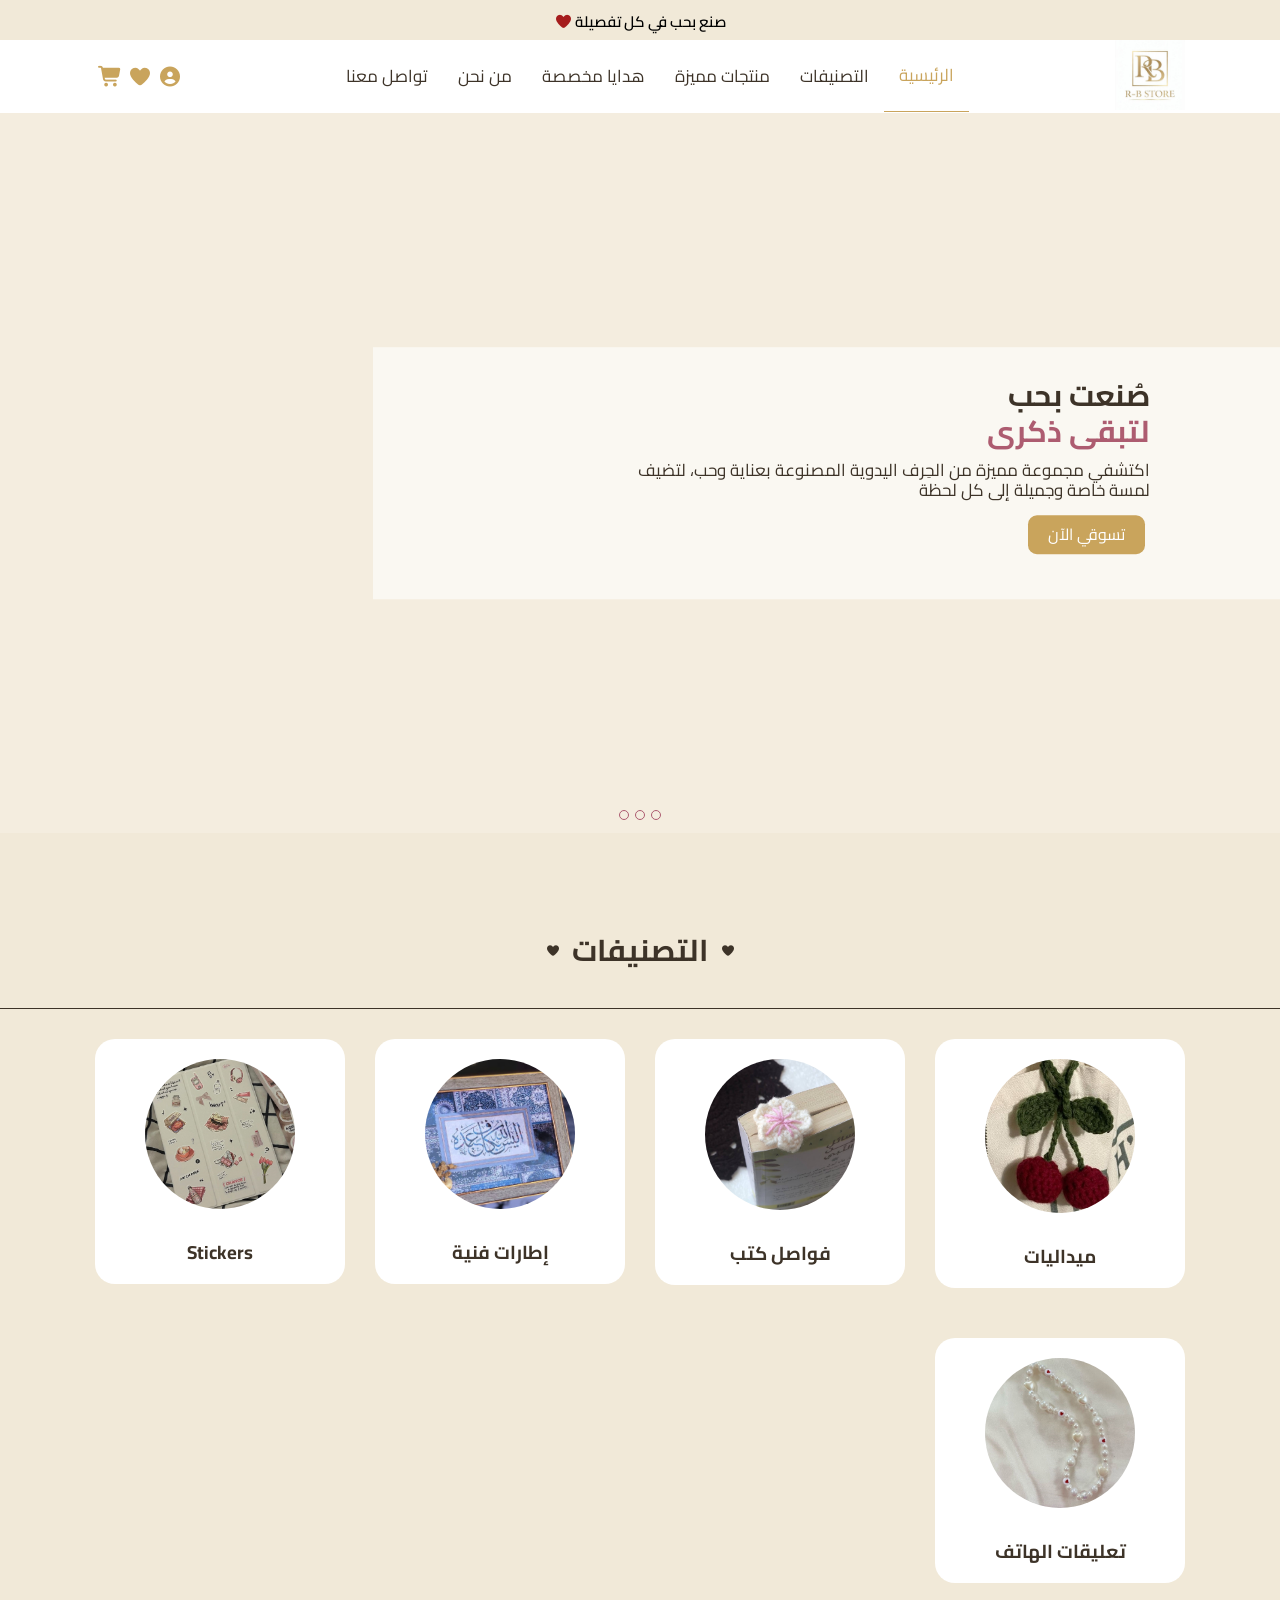
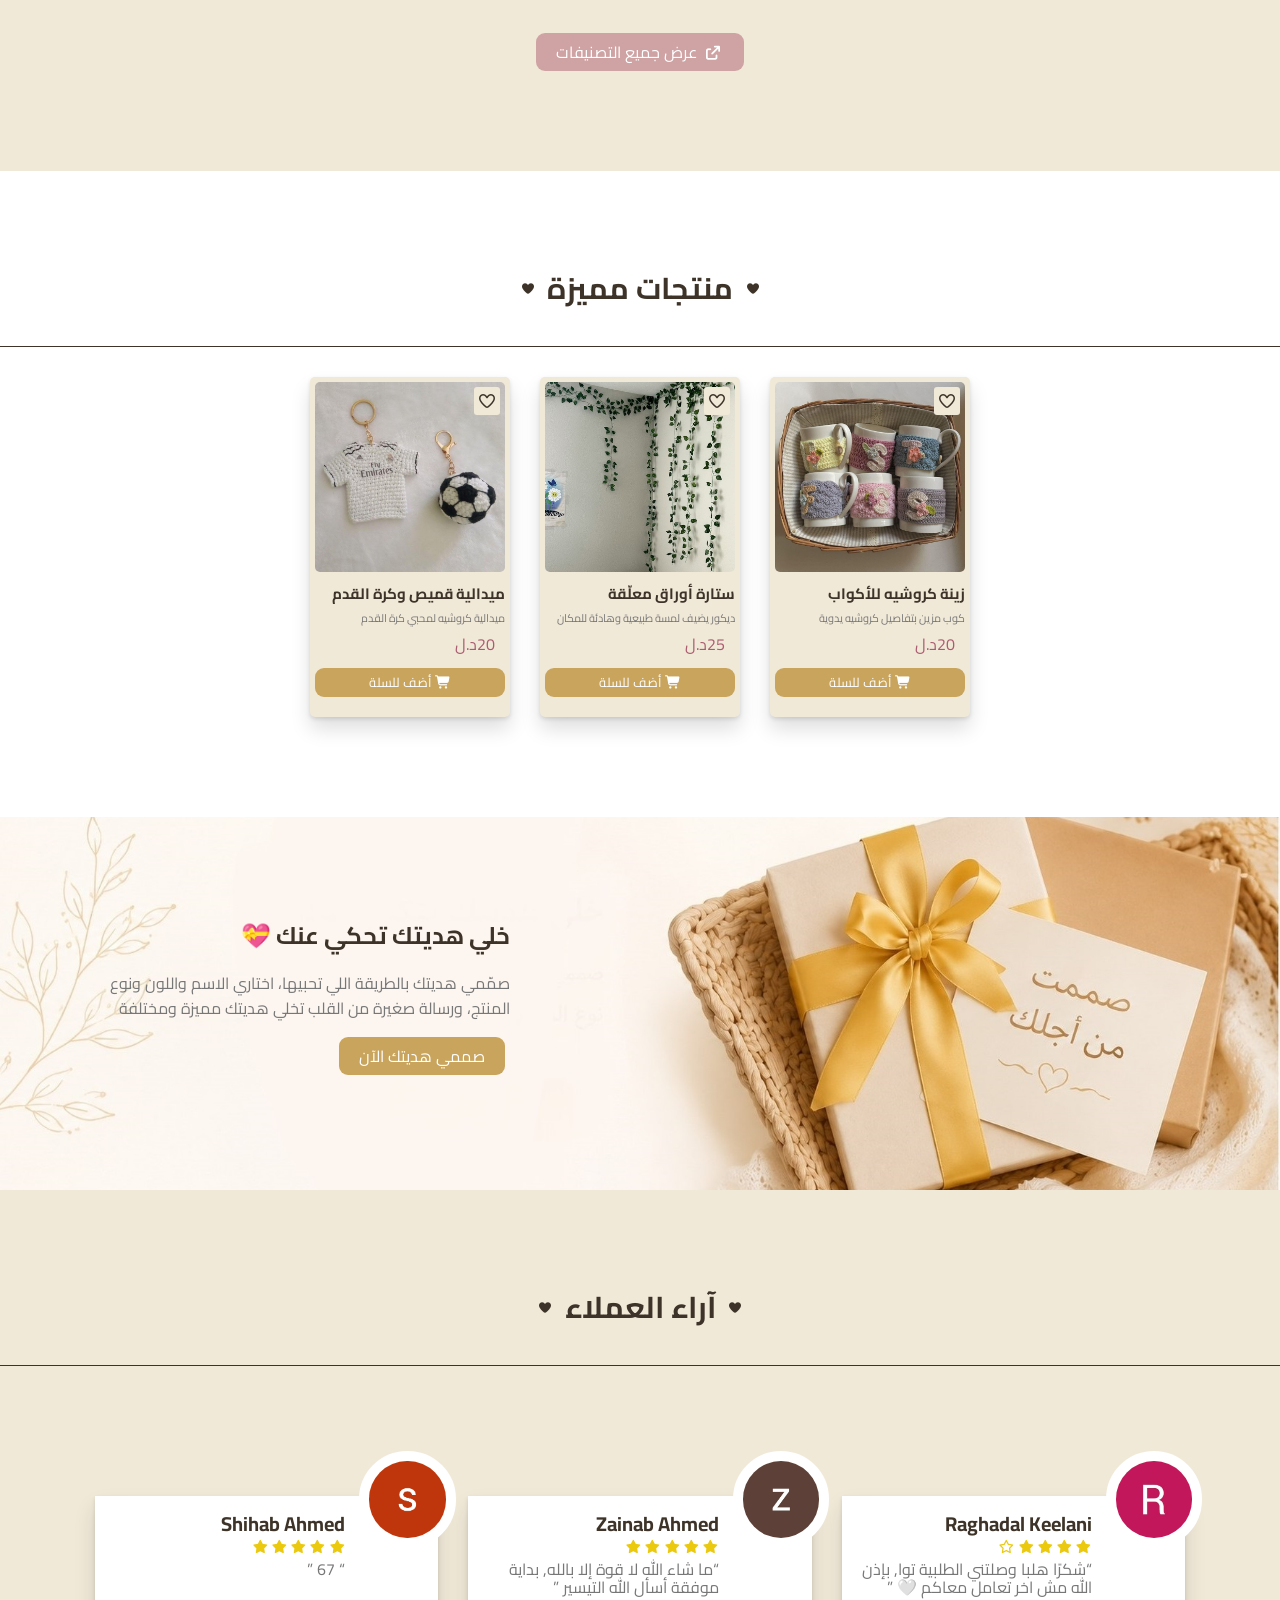
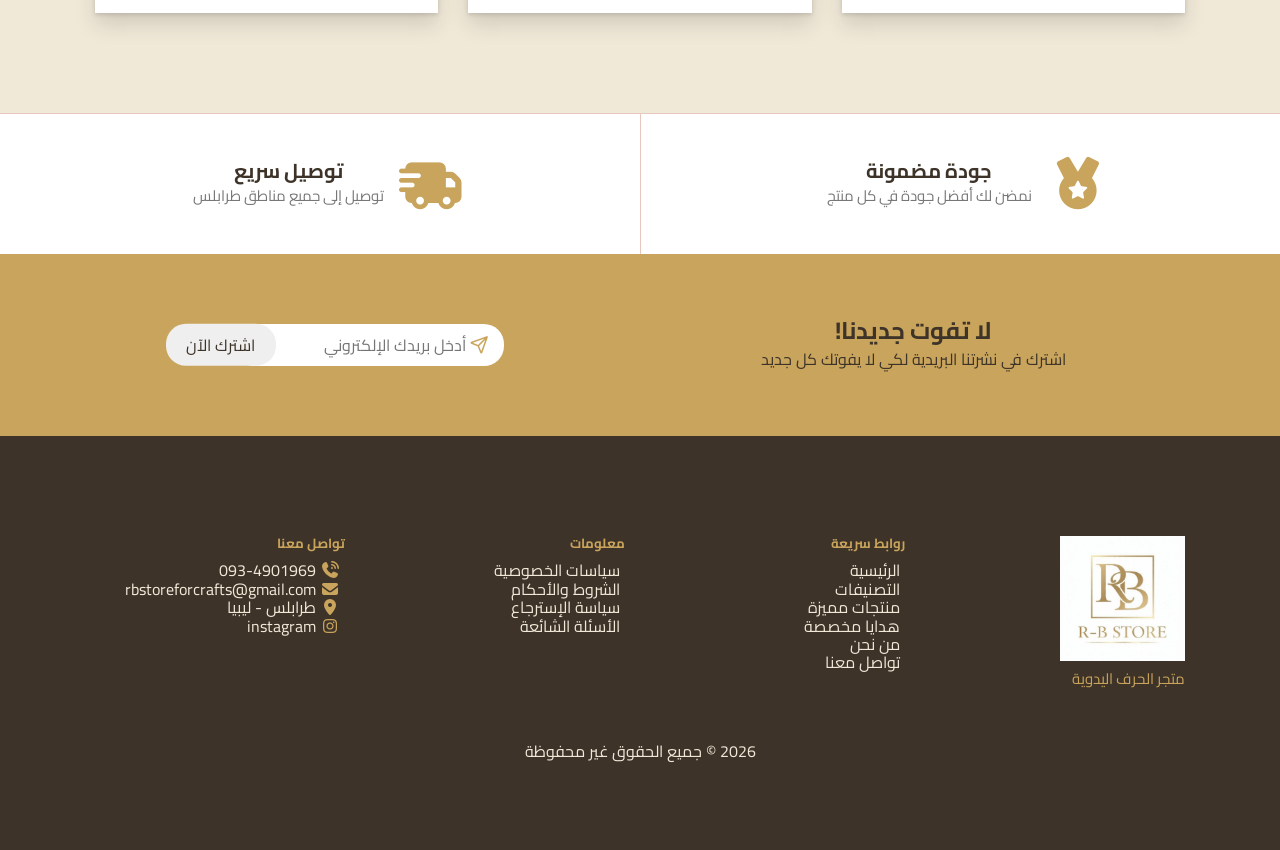
<file: index.html>
<!DOCTYPE html>
<html lang="en">

<head>
    <meta charset="UTF-8">
    <meta name="viewport" content="width=device-width, initial-scale=1.0">
    <!-- Normalize CSS -->
    <link rel="stylesheet" href="css_files/Normalize.css">
    <!-- Font Awesome library -->
    <link rel="stylesheet" href="css_files/all.min.css">
    <!-- Google Fonts -->
    <link rel="preconnect" href="https://fonts.googleapis.com" />
    <link rel="preconnect" href="https://fonts.gstatic.com" crossorigin />
    <link href="https://fonts.googleapis.com/css2?family=Cairo:wght@300;400;700#038;display=swap" rel="stylesheet" />
    <!-- Main CSS File -->
    <link rel="stylesheet" href="css_files/components.css">
    <link rel="stylesheet" href="css_files/home.css">
    <title>RB STORE</title>
</head>

<body>
    <div class="main-header">
        صنع بحب في كل تفصيلة <i class="fa fa-heart" style="color: #a51c1c;"></i>
    </div>
    <!-- Start Header -->
    <header>
        <div class="container">
            <a href="index.html" class="logo"><img src="pic/logo.jpg" alt="logo"></a>
            <i class="fa-solid fa-magnifying-glass"></i>
            <i class="fa-solid fa-bars bar"></i>

            <ul class="main-nav">
                <li><a href="index.html" class="active">الرئيسية</a></li>
                <li><a href="#categories">التصنيفات</a></li>
                <li><a href="#special-products">منتجات مميزة</a></li>
                <li><a href="#gifts">هدايا مخصصة</a></li>
                <li><a href="#who-we-are">من نحن</a></li>
                <li><a href="#contact-us">تواصل معنا</a></li>
            </ul>
            <div class="icons">
                <a href="pages/log-in.html"><i class="fa fa-circle-user"></i></a>
                <a href="pages/favorite.html"><i class="fa fa-heart"></i></a>
                <a href="pages/cart.html"><i class="fa fa-cart-shopping"></i></a>
            </div>
        </div>
        <!-- End Header -->
        <!-- Start Fixed bar -->
        <div class="fixed-bar">
            <div class="icons">
                <a href="index.html"><i class="active fa-solid fa-house"></i></a>
                <a href="pages/favorite.html"><i class="fa fa-heart"></i></a>
                <a href="pages/cart.html"><i class="fa fa-cart-shopping"></i></a>
                <a href="pages/log-in.html"><i class="fa fa-circle-user"></i></a>
            </div>
        </div>
    </header>
    <!-- End Fixed bar -->
    <!-- Start Hero Section -->
    <div class="hero-section" id="home">
        <div class="content">
            <div class="text">
                <h2>صُنعت بحب<br><span>لتبقى ذكرى</span></h2>
                <p>اكتشفي مجموعة مميزة من الحِرف اليدوية المصنوعة بعناية وحب، لتضيف لمسة خاصة وجميلة إلى كل لحظة</p>
            </div>
            <div class="special-button">
                <a href="#categories">تسوقي الآن</a>
            </div>
        </div>
        <div class="bullets">
            <span></span>
            <span></span>
            <span></span>
        </div>
    </div>
    <!-- End Hero Section -->
    <!-- Start Categories -->
    <div class="categories" id="categories">
        <div class="main-heading">
            <i class="fa fa-heart"></i>
            <h2>التصنيفات</h2>
            <i class="fa fa-heart"></i>
        </div>
        <div class="container">
            <a target="_blank" href="Categories/key-chains.html">
                <div class="categorie">
                    <div class="image">
                        <img src="pic/keychain.jpg" alt="key chain">
                    </div>
                    <h3>ميداليات</h3>
                </div>
            </a>
            <a target="_blank" href="Categories/bookmarks.html">
                <div class="categorie">
                    <div class="image">
                        <img src="pic/bookmark.jpg" alt="bookmark">
                    </div>
                    <h3>فواصل كتب</h3>
                </div>
            </a>
            <a target="_blank" href="Categories/frames.html">
                <div class="categorie">
                    <div class="image">
                        <img src="pic/frames.jpg" alt="frames">
                    </div>
                    <h3>إطارات فنية</h3>
                </div>
            </a>

            <a target="_blank" href="Categories/stickers.html">
                <div class="categorie">
                    <div class="image">
                        <img src="pic/stickers.jpg" alt="stickers">
                    </div>
                    <h3>Stickers</h3>
                </div>
            </a>

            <a target="_blank" href="Categories/phone-charms.html">
                <div class="categorie">
                    <div class="image">
                        <img src="pic/phone charm.jpg" alt="phone charms">
                    </div>
                    <h3>تعليقات الهاتف</h3>
                </div>
            </a>

        </div>
        <div class="special-button">
            <a href="Categories/key-chains.html">
                <i class="fa-solid fa-arrow-up-right-from-square"></i>
                عرض جميع التصنيفات
            </a>
        </div>
    </div>
    <!-- End Categories -->
    <!-- Start Special Products -->
    <div class="flex-container" id="special-products">
        <div class="main-heading">
            <i class="fa fa-heart"></i>
            <h2>منتجات مميزة</h2>
            <i class="fa fa-heart"></i>
        </div>
        <div class="container">
            <div class="boxes">
                <div class="special-box">
                    <i class="fa-solid fa-heart"></i>
                    <img src="pic/crochet mug.jpg" alt="crochet mug">
                    <div class="text">
                        <h2>زينة كروشيه للأكواب</h2>
                        <p>كوب مزين بتفاصيل كروشيه يدوية</p>
                        <span>20د.ل</span>
                    </div>
                    <div class="special-button">
                        <a href="">
                            <i class="fa fa-cart-shopping"></i>
                            أضف للسلة
                        </a>
                    </div>
                </div>
                <div class="special-box">
                    <i class="fa-solid fa-heart"></i>
                    <img src="pic/leafs decor.jpg" alt="leafs decor">
                    <div class="text">
                        <h2>ستارة أوراق معلّقة</h2>
                        <p>ديكور يضيف لمسة طبيعية وهادئة للمكان</p>
                        <span>25د.ل</span>
                    </div>
                    <div class="special-button">
                        <a href="">
                            <i class="fa fa-cart-shopping"></i>
                            أضف للسلة
                        </a>
                    </div>
                </div>
                <div class="special-box">
                    <i class="fa-solid fa-heart"></i>
                    <img src="pic/real madrid.jpg" alt="real madrid">
                    <div class="text">
                        <h2>ميدالية قميص وكرة القدم</h2>
                        <p>ميدالية كروشيه لمحبي كرة القدم</p>
                        <span>20د.ل</span>
                    </div>
                    <div class="special-button">
                        <a href="">
                            <i class="fa fa-cart-shopping"></i>
                            أضف للسلة
                        </a>
                    </div>
                </div>
            </div>
        </div>
    </div>
    <!-- End Special Products -->
    <!-- Start Gift Section -->
    <div class="gift-section" id="gifts">
        <div class="content">
            <div class="text">
                <h2> خلي هديتك تحكي عنك 💝</h2>
                <p>صمّمي هديتك بالطريقة اللي تحبيها، اختاري الاسم واللون ونوع المنتج، ورسالة صغيرة من القلب تخلي هديتك
                    مميزة ومختلفة</p>
            </div>
            <div class="special-button">
                <a href="">صممي هديتك الآن</a>
            </div>
        </div>
    </div>
    <!-- End Gift Section -->
    <!-- Start Customer Reviews -->
    <div class="reviews" id="who-we-are">
        <div class="main-heading">
            <i class="fa fa-heart"></i>
            <h2>آراء العملاء</h2>
            <i class="fa fa-heart"></i>
        </div>
        <div class="container">
            <div class="box">
                <img src="pic/profile R.jpg" alt="">
                <div class="text">
                    <h2>
                        Raghadal Keelani
                    </h2>
                    <div class="stars">
                        <i class="fa-solid fa-star"></i>
                        <i class="fa-solid fa-star"></i>
                        <i class="fa-solid fa-star"></i>
                        <i class="fa-solid fa-star"></i>
                        <i class="fa-regular fa-star"></i>
                    </div>
                    <q>شكرًا هلبا وصلتني الطلبية توا,
                        بإذن الله مش اخر تعامل معاكم 🤍
                    </q>
                </div>
            </div>
            <div class="box">
                <img src="pic/profile Z.jpg" alt="">
                <div class="text">
                    <h2>
                        Zainab Ahmed
                    </h2>
                    <div class="stars">
                        <i class="fa-solid fa-star"></i>
                        <i class="fa-solid fa-star"></i>
                        <i class="fa-solid fa-star"></i>
                        <i class="fa-solid fa-star"></i>
                        <i class="fa-solid fa-star"></i>
                    </div>
                    <q>ما شاء الله لا قوة إلا بالله, بداية موفقة أسأل الله التيسير
                    </q>
                </div>
            </div>
            <div class="box">
                <img src="pic/profile S.jpg" alt="">
                <div class="text">
                    <h2>
                        Shihab Ahmed
                    </h2>
                    <div class="stars">
                        <i class="fa-solid fa-star"></i>
                        <i class="fa-solid fa-star"></i>
                        <i class="fa-solid fa-star"></i>
                        <i class="fa-solid fa-star"></i>
                        <i class="fa-solid fa-star"></i>
                    </div>
                    <q>
                        67
                    </q>
                </div>
            </div>
        </div>
    </div>
    <!-- End Customer Reviews -->
    <!-- Start Advantages Section -->
    <div class="advantages">
        <div class="advantage">
            <i class="fa-solid fa-medal"></i>
            <div class="text">
                <h2>جودة مضمونة</h2>
                <p>نمضن لك أفضل جودة في كل منتج</p>
            </div>
        </div>
        <div class="advantage">
            <i class="fa-solid fa-truck-fast"></i>
            <div class="text">
                <h2>توصيل سريع</h2>
                <p>توصيل إلى جميع مناطق طرابلس</p>
            </div>
        </div>
    </div>
    <!-- End Advantages Section -->
    <!-- Start Registration Secion -->
    <div class="registration">
        <div class="container">
            <div class="text">
                <h2>لا تفوت جديدنا!</h2>
                <p>اشترك في نشرتنا البريدية لكي لا يفوتك كل جديد</p>
            </div>
            <form>
                <div class="email">
                    <i class="fa-regular fa-paper-plane"></i>
                    <input type="email" name="email" placeholder="أدخل بريدك الإلكتروني">
                </div>
                <button>اشترك الآن</button>
            </form>
        </div>
    </div>
    <!-- End Registration Secion -->
    <!-- Start Footer -->
    <footer>
        <div class="container">
            <div class="store">
                <a href="index.html">
                    <img src="pic/logo.jpg" alt="">
                    <figcaption>
                        متجر الحرف اليدوية
                    </figcaption>
                </a>
            </div>
            <div class="fast-links">
                <h5>روابط سريعة</h5>
                <ul>
                    <li><a href="index.html">الرئيسية</a></li>
                    <li><a href="Categories/key-chains.html">التصنيفات</a></li>
                    <li><a href="#special-products">منتجات مميزة</a></li>
                    <li><a href="#gifts">هدايا مخصصة</a></li>
                    <li><a href="#who-we-are">من نحن</a></li>
                    <li><a href="#contact-us">تواصل معنا</a></li>
                </ul>
            </div>
            <div class="info">
                <h5>معلومات</h5>
                <ul>
                    <li><a href="#">سياسات الخصوصية</a></li>
                    <li><a href="#">الشروط والأحكام</a></li>
                    <li><a href="#">سياسة الإسترجاع</a></li>
                    <li><a href="#">الأسئلة الشائعة</a></li>
                </ul>
            </div>
            <div class="contact-us" id="contact-us">
                <h5>تواصل معنا</h5>
                <ul>
                    <li>
                        <i class="fa-solid fa-phone-volume"></i>
                        <a href="#">
                            093-4901969
                        </a>
                    </li>
                    <li>
                        <i class="fa-solid fa-envelope"></i>
                        <a href="http://rbstoreforcrafts@gmail.com">
                            rbstoreforcrafts@gmail.com
                        </a>
                    </li>
                    <li>
                        <i class="fa-solid fa-location-dot"></i>
                        <a href="https://maps.app.goo.gl/wJtu1ViVaphEcVaw6">
                            طرابلس - ليبيا
                        </a>
                    </li>
                    <li>
                        <i class="fa-brands fa-instagram"></i>
                        <a href="https://www.instagram.com/rb_.store._">
                            instagram
                        </a>
                    </li>
                </ul>
            </div>
        </div>
        <div class="copy-right">
            2026 &copy; جميع الحقوق غير محفوظة
        </div>
    </footer>
    <!-- End Footer -->
</body>

</html>
</file>
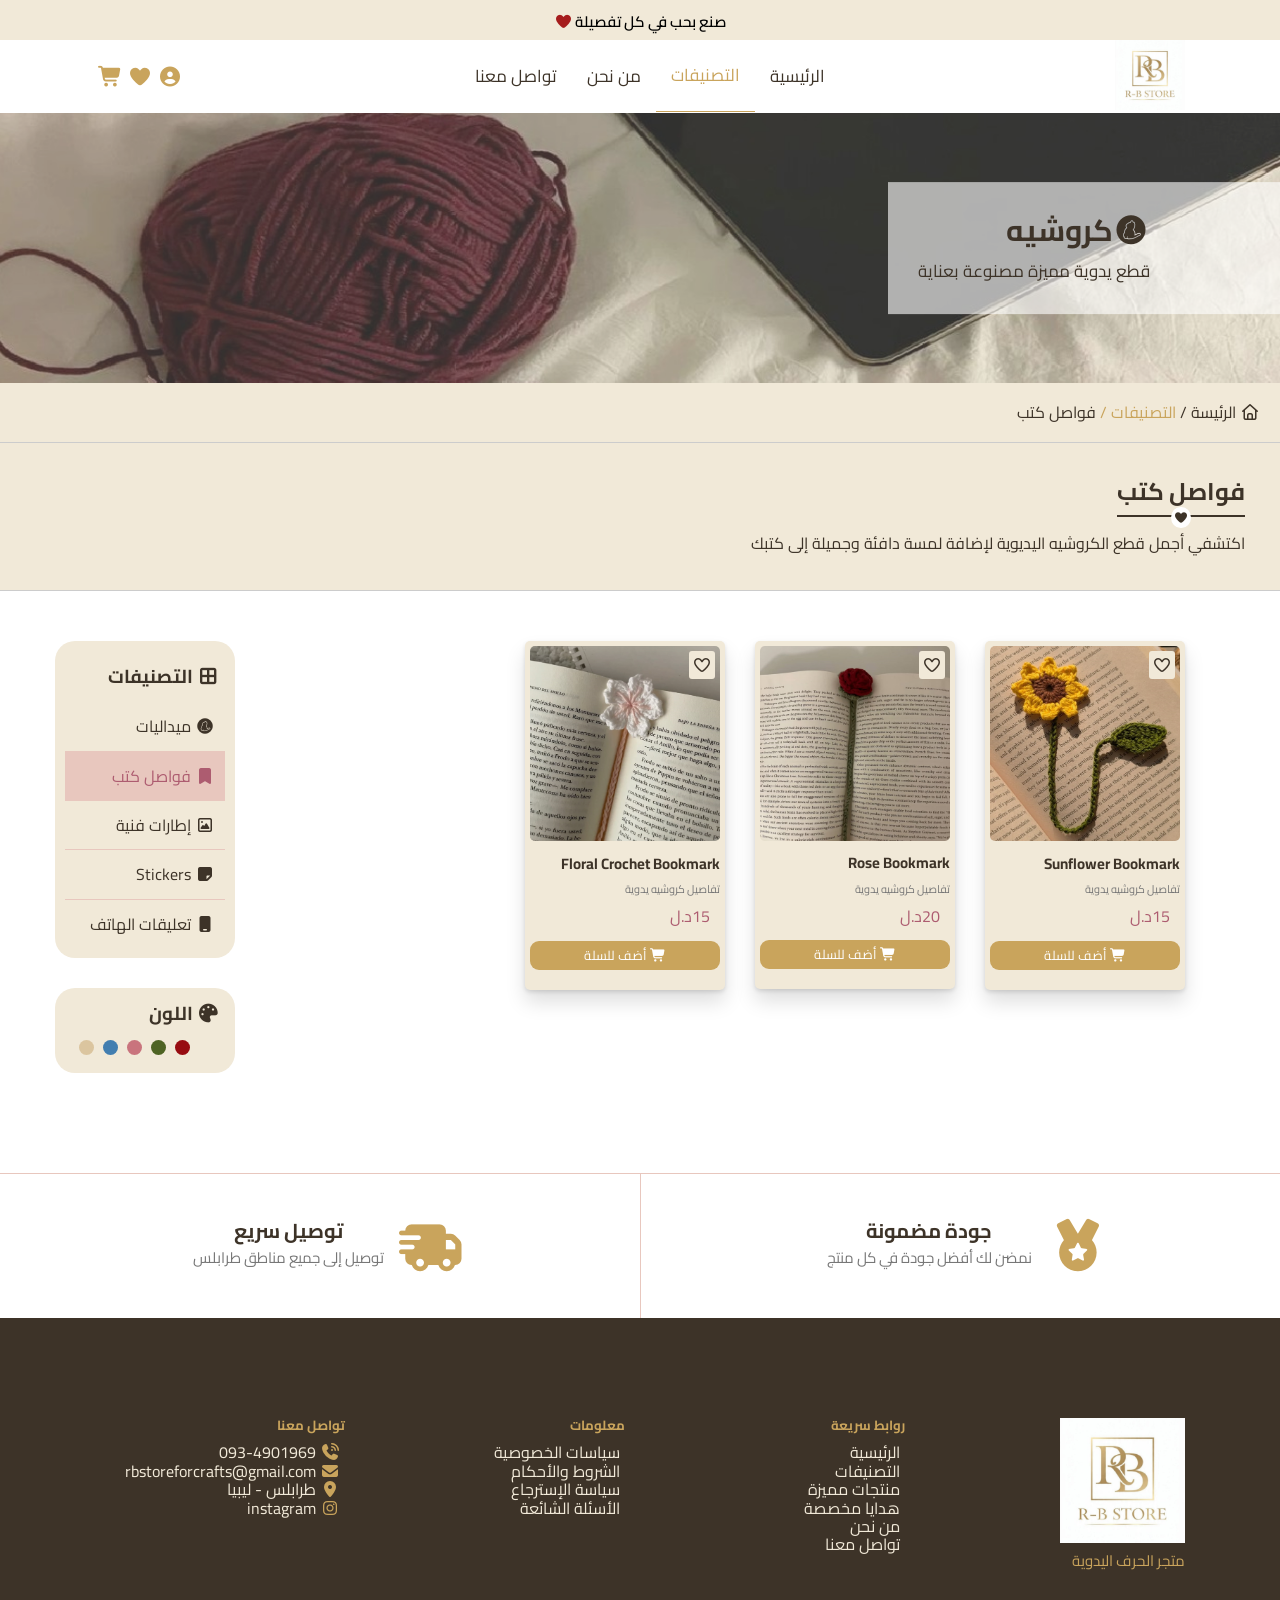
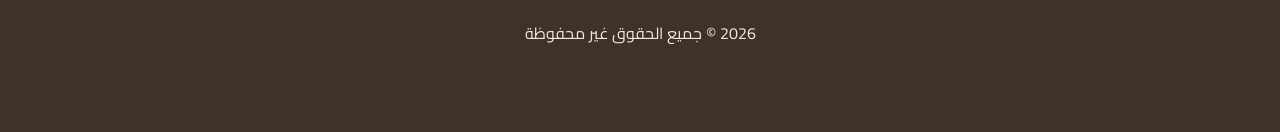
<file: Categories/bookmarks.html>
<!DOCTYPE html>
<html lang="en">

<head>
    <meta charset="UTF-8">
    <meta name="viewport" content="width=device-width, initial-scale=1.0">
    <!-- Normalize CSS -->
    <link rel="stylesheet" href="../css_files/Normalize.css">
    <!-- Font Awesome library -->
    <link rel="stylesheet" href="../css_files/all.min.css">
    <!-- Google Fonts -->
    <link rel="preconnect" href="https://fonts.googleapis.com" />
    <link rel="preconnect" href="https://fonts.gstatic.com" crossorigin />
    <link href="https://fonts.googleapis.com/css2?family=Cairo:wght@300;400;700#038;display=swap" rel="stylesheet" />
    <!-- Main CSS File -->
    <link rel="stylesheet" href="../css_files/components.css">
    <link rel="stylesheet" href="../css_files/categories.css">
    <title>Bookmarks</title>
</head>

<body>
    <div class="main-header">
        صنع بحب في كل تفصيلة <i class="fa fa-heart" style="color: #a51c1c;"></i>
    </div>
    <!-- Start Header -->
    <header>
        <div class="container">
            <a href="../index.html" class="logo"><img src="../pic/logo.jpg" alt="logo"></a>
            <i class="fa-solid fa-magnifying-glass"></i>
            <i class="fa-solid fa-bars bar"></i>
            <ul class="main-nav">
                <li><a href="../index.html">الرئيسية</a></li>
                <li><a href="" class="active">التصنيفات</a></li>
                <li><a href="#who-we-are">من نحن</a></li>
                <li><a href="#contact-us">تواصل معنا</a></li>
            </ul>
            <div class="icons">
                <a href="../pages/log-in.html"><i class="fa fa-circle-user"></i></a>
                <a href="../pages/favorite.html"><i class="fa fa-heart"></i></a>
                <a href="../pages/cart.html"><i class="fa fa-cart-shopping"></i></a>
            </div>
        </div>
    </header>
    <!-- End Header -->
    <!-- Start Fixed bar -->
    <div class="fixed-bar">
        <div class="icons">
            <a href="../index.html"><i class="fa-solid fa-house"></i></a>
            <a href="../pages/favorite.html"><i class="fa fa-heart"></i></a>
            <a href="../pages/cart.html"><i class="fa fa-cart-shopping"></i></a>
            <a href="../pages/log-in.html"><i class="fa fa-circle-user"></i></a>
        </div>
    </div>
    <!-- End Fixed bar -->
    <!-- Start Hero Section -->
    <div class="hero-section" style="background-image: url('../pic/crochet-wallpaper.jpg');">
        <div class="content">
            <div class="text">
                <h2><i class="fa-brands fa-yarn"></i>كروشيه</h2>
                <p>قطع يدوية مميزة مصنوعة بعناية </p>
            </div>
        </div>
    </div>
    <!-- End Hero Section -->
    <!-- Start Path -->
    <div class="path">
        <i class="fa-regular fa-house"></i>
        <a href="../index.html">الرئيسة /</a>
        <a href="key-chains.html" class="active"> التصنيفات /</a>
        <a href="">فواصل كتب</a>
    </div>
    <!-- End Path -->
    <!-- Start Main Heading -->
    <div class="main-heading">
        <h2>
            فواصل كتب
        </h2>
        <p>اكتشفي أجمل قطع الكروشيه اليديوية لإضافة لمسة دافئة وجميلة إلى كتبك</p>
    </div>
    <!-- End Main Heading -->
    <!-- Start key chains -->
    <div class="flex-container">
        <div class="container">
            <div class="choose">
                <div class="choose-categorie">
                    <h3>
                        <i class="fa-solid fa-table-cells-large"></i>
                        التصنيفات
                    </h3>
                    <ul>
                        <li>
                            <a href="key-chains.html">
                                <i class="fa-brands fa-yarn"></i>
                                ميداليات
                            </a>
                        </li>
                        <li class="active">
                            <a href="bookmarks.html">
                                <i class="fa-solid fa-bookmark"></i>
                                فواصل كتب
                            </a>
                        </li>
                        <li>
                            <a href="frames.html">
                                <i class="fa-regular fa-image"></i>
                                إطارات فنية
                            </a>
                        </li>
                        <li>
                            <a href="stickers.html">
                                <i class="fa-solid fa-note-sticky"></i>
                                Stickers
                            </a>
                        </li>
                        <li>
                            <a href="phone-charms.html">
                                <i class="fa-solid fa-mobile"></i>
                                تعليقات الهاتف
                            </a>
                        </li>
                    </ul>
                </div>
                <div class="choose-color">
                    <h3>
                        <i class="fa-solid fa-palette"></i>
                        اللون
                    </h3>
                    <div class="colors">
                        <span class="color-1" style="background-color: #970c11;"></span>
                        <span class="color-2" style="background-color: #4e6323;"></span>
                        <span class="color-3" style="background-color: #c9747d;"></span>
                        <span class="color-4" style="background-color: #427eb0;"></span>
                        <span class="color-5" style="background-color: #dbc59f;"></span>
                    </div>
                </div>
            </div>
            <div class="boxes">
                <div class="special-box">
                    <i class="fa-solid fa-heart"></i>
                    <img src="../pic/sunflower bookmark.jpg" alt="">
                    <div class="text">
                        <h2>Sunflower Bookmark</h2>
                        <p>تفاصيل كروشيه يدوية</p>
                        <span>15د.ل</span>
                    </div>
                    <div class="special-button">
                        <a href="">
                            <i class="fa fa-cart-shopping"></i>
                            أضف للسلة
                        </a>
                    </div>
                </div>
                <div class="special-box">
                    <i class="fa-solid fa-heart"></i>
                    <img src="../pic/rose bookmark.jpg" alt="">
                    <div class="text">
                        <h2>Rose Bookmark</h2>
                        <p>تفاصيل كروشيه يدوية</p>
                        <span>20د.ل</span>
                    </div>
                    <div class="special-button">
                        <a href="">
                            <i class="fa fa-cart-shopping"></i>
                            أضف للسلة
                        </a>
                    </div>
                </div>
                <div class="special-box">
                    <i class="fa-solid fa-heart"></i>
                    <img src="../pic/Floral Crochet Bookmark.jpg" alt="">
                    <div class="text">
                        <h2>Floral Crochet Bookmark</h2>
                        <p>تفاصيل كروشيه يدوية</p>
                        <span>15د.ل</span>
                    </div>
                    <div class="special-button">
                        <a href="">
                            <i class="fa fa-cart-shopping"></i>
                            أضف للسلة
                        </a>
                    </div>
                </div>
            </div>
        </div>
    </div>
    <!-- End key chains -->
    <!-- Start Advantages Section -->
    <div class="advantages">
        <div class="advantage">
            <i class="fa-solid fa-medal"></i>
            <div class="text">
                <h2>جودة مضمونة</h2>
                <p>نمضن لك أفضل جودة في كل منتج</p>
            </div>
        </div>
        <div class="advantage">
            <i class="fa-solid fa-truck-fast"></i>
            <div class="text">
                <h2>توصيل سريع</h2>
                <p>توصيل إلى جميع مناطق طرابلس</p>
            </div>
        </div>
    </div>
    <!-- End Advantages Section -->
    <!-- Start Footer -->
    <footer>
        <div class="container">
            <div class="store">
                <a href="../index.html">
                    <img src="../pic/logo.jpg" alt="">
                    <figcaption>
                        متجر الحرف اليدوية
                    </figcaption>
                </a>
            </div>
            <div class="fast-links">
                <h5>روابط سريعة</h5>
                <ul>
                    <li><a href="../index.html">الرئيسية</a></li>
                    <li><a href="key-chains.html">التصنيفات</a></li>
                    <li><a href="#special-products">منتجات مميزة</a></li>
                    <li><a href="#gifts">هدايا مخصصة</a></li>
                    <li><a href="#who-we-are">من نحن</a></li>
                    <li><a href="#contact-us">تواصل معنا</a></li>
                </ul>
            </div>
            <div class="info">
                <h5>معلومات</h5>
                <ul>
                    <li><a href="#">سياسات الخصوصية</a></li>
                    <li><a href="#">الشروط والأحكام</a></li>
                    <li><a href="#">سياسة الإسترجاع</a></li>
                    <li><a href="#">الأسئلة الشائعة</a></li>
                </ul>
            </div>
            <div class="contact-us" id="contact-us">
                <h5>تواصل معنا</h5>
                <ul>
                    <li>
                        <i class="fa-solid fa-phone-volume"></i>
                        <a href="#">
                            093-4901969
                        </a>
                    </li>
                    <li>
                        <i class="fa-solid fa-envelope"></i>
                        <a href="http://rbstoreforcrafts@gmail.com">
                            rbstoreforcrafts@gmail.com
                        </a>
                    </li>
                    <li>
                        <i class="fa-solid fa-location-dot"></i>
                        <a href="https://maps.app.goo.gl/wJtu1ViVaphEcVaw6">
                            طرابلس - ليبيا
                        </a>
                    </li>
                    <li>
                        <i class="fa-brands fa-instagram"></i>
                        <a href="https://www.instagram.com/rb_.store._">
                            instagram
                        </a>
                    </li>
                </ul>
            </div>
        </div>
        <div class="copy-right">
            2026 &copy; جميع الحقوق غير محفوظة
        </div>
    </footer>
    <!-- End Footer -->
</body>

</html>
</file>
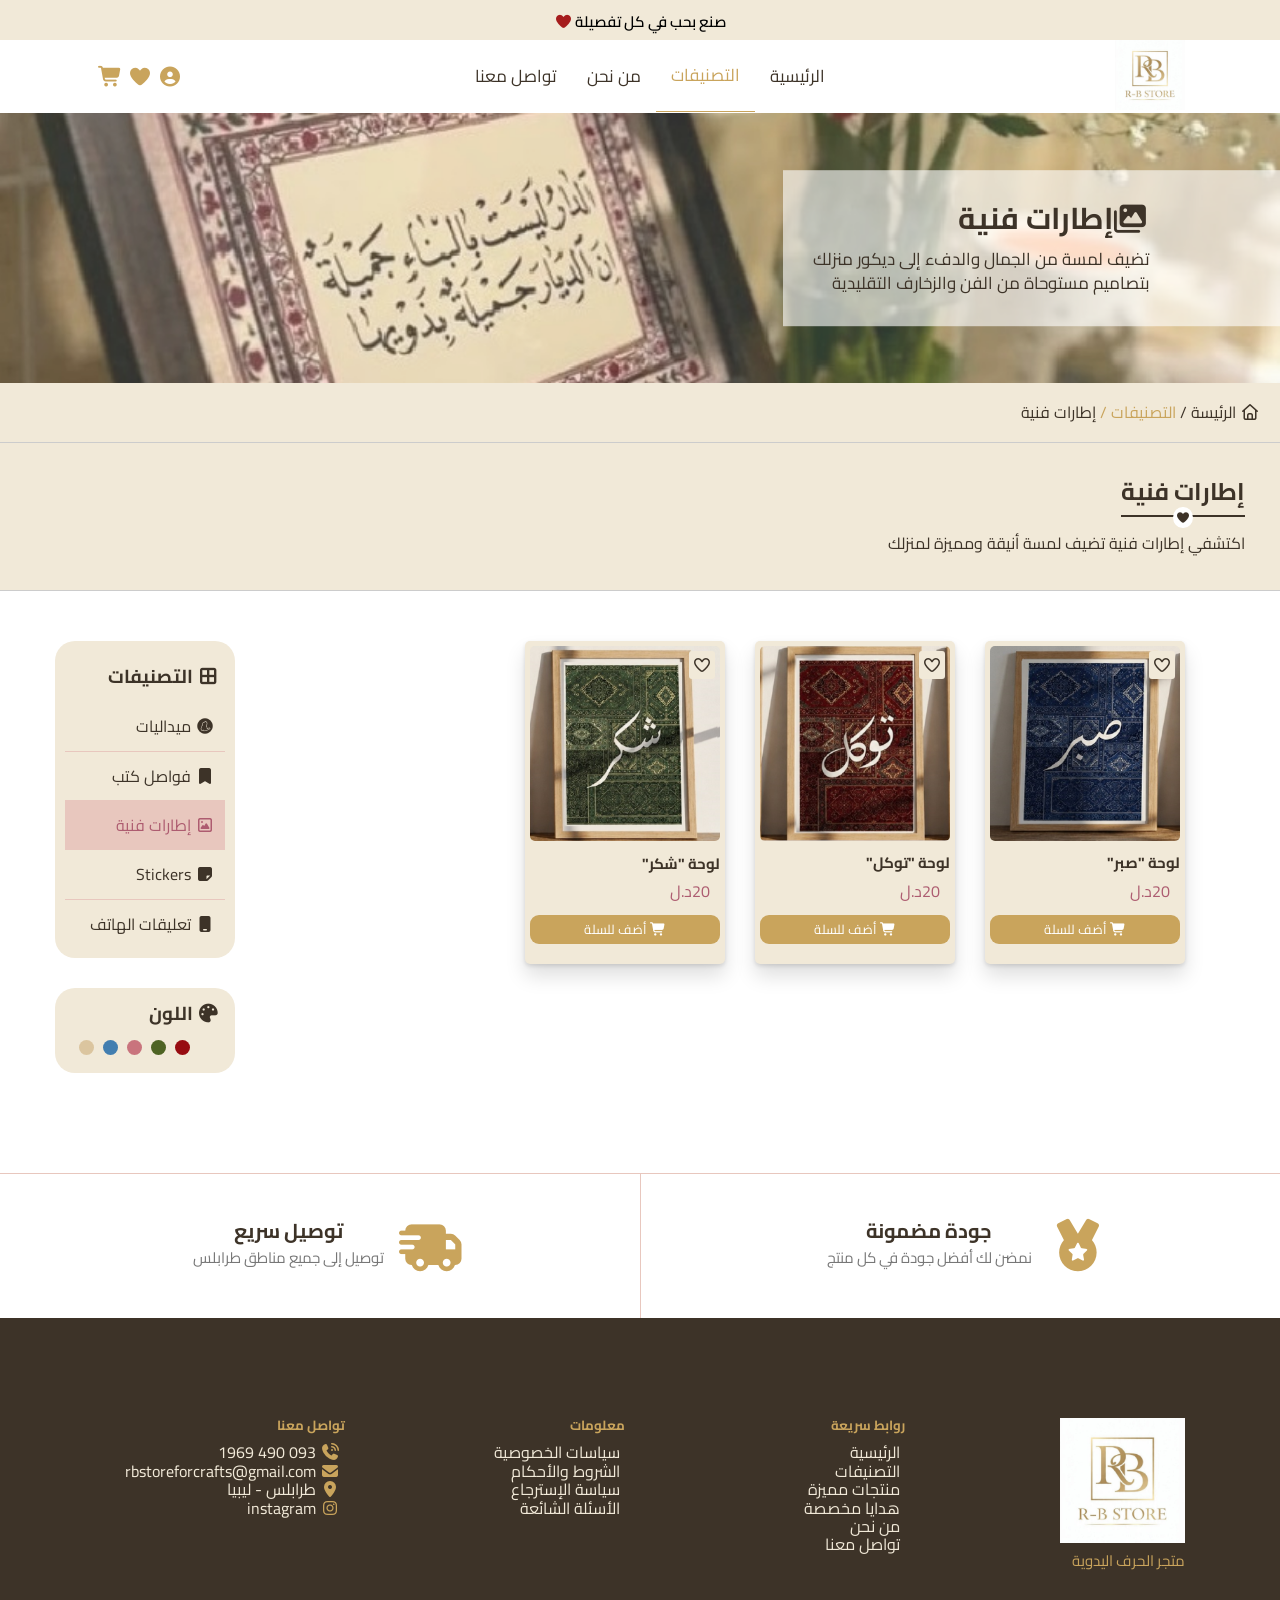
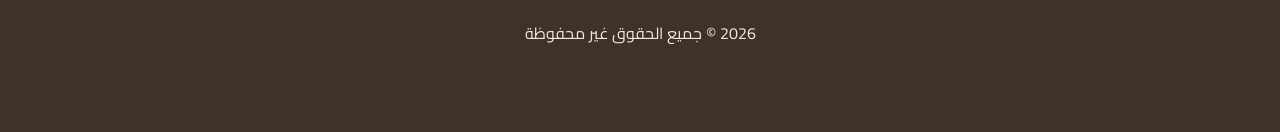
<file: Categories/frames.html>
<!DOCTYPE html>
<html lang="en">

<head>
    <meta charset="UTF-8">
    <meta name="viewport" content="width=device-width, initial-scale=1.0">
    <!-- Normalize CSS -->
    <link rel="stylesheet" href="../css_files/Normalize.css">
    <!-- Font Awesome library -->
    <link rel="stylesheet" href="../css_files/all.min.css">
    <!-- Google Fonts -->
    <link rel="preconnect" href="https://fonts.googleapis.com" />
    <link rel="preconnect" href="https://fonts.gstatic.com" crossorigin />
    <link href="https://fonts.googleapis.com/css2?family=Cairo:wght@300;400;700#038;display=swap" rel="stylesheet" />
    <!-- Main CSS File -->
    <link rel="stylesheet" href="../css_files/components.css">
    <link rel="stylesheet" href="../css_files/categories.css">
    <title>Frames</title>
</head>

<body>
    <div class="main-header">
        صنع بحب في كل تفصيلة <i class="fa fa-heart" style="color: #a51c1c;"></i>
    </div>
    <!-- Start Header -->
    <header>
        <div class="container">
            <a href="../index.html" class="logo"><img src="../pic/logo.jpg" alt="logo"></a>
            <i class="fa-solid fa-magnifying-glass"></i>
            <i class="fa-solid fa-bars bar"></i>
            <ul class="main-nav">
                <li><a href="../index.html">الرئيسية</a></li>
                <li><a href="#" class="active">التصنيفات</a></li>
                <li><a href="#who-we-are">من نحن</a></li>
                <li><a href="#contact-us">تواصل معنا</a></li>
            </ul>
            <div class="icons">
                <a href="../pages/log-in.html"><i class="fa fa-circle-user"></i></a>
                <a href="../pages/favorite.html"><i class="fa fa-heart"></i></a>
                <a href="../pages/cart.html"><i class="fa fa-cart-shopping"></i></a>
            </div>
        </div>
    </header>
    <!-- End Header -->
    <!-- Start Fixed bar -->
    <div class="fixed-bar">
        <div class="icons">
            <a href="../index.html"><i class="fa-solid fa-house"></i></a>
            <a href="../pages/favorite.html"><i class="fa fa-heart"></i></a>
            <a href="../pages/cart.html"><i class="fa fa-cart-shopping"></i></a>
            <a href="../pages/log-in.html"><i class="fa fa-circle-user"></i></a>
        </div>
    </div>
    <!-- End Fixed bar -->
    <!-- Start Hero Section -->
    <div class="hero-section" style="background-image: url('../pic/frame-wallpaper.jpg');">
        <div class="content">
            <div class="text">
                <h2><i class="fa-solid fa-images"></i>إطارات فنية</h2>
                <p>تضيف لمسة من الجمال والدفء إلى ديكور منزلك <br> بتصاميم مستوحاة من الفن والزخارف التقليدية</p>
            </div>
        </div>
    </div>
    <!-- End Hero Section -->
    <!-- Start Path -->
    <div class="path">
        <i class="fa-regular fa-house"></i>
        <a href="../index.html">الرئيسة /</a>
        <a href="key-chains.html" class="active"> التصنيفات /</a>
        <a href="">إطارات فنية</a>
    </div>
    <!-- End Path -->
    <!-- Start Main Heading -->
    <div class="main-heading">
        <h2>
            إطارات فنية
        </h2>
        <p>اكتشفي إطارات فنية تضيف لمسة أنيقة ومميزة لمنزلك</p>
    </div>
    <!-- End Main Heading -->
    <!-- Start key chains -->
    <div class="flex-container">
        <div class="container">
            <div class="choose">
                <div class="choose-categorie">
                    <h3>
                        <i class="fa-solid fa-table-cells-large"></i>
                        التصنيفات
                    </h3>
                    <ul>
                        <li>
                            <a href="key-chains.html">
                                <i class="fa-brands fa-yarn"></i>
                                ميداليات
                            </a>
                        </li>
                        <li>
                            <a href="bookmarks.html">
                                <i class="fa-solid fa-bookmark"></i>
                                فواصل كتب
                            </a>
                        </li>
                        <li class="active">
                            <a href="frames.html">
                                <i class="fa-regular fa-image"></i>
                                إطارات فنية
                            </a>
                        </li>
                        <li>
                            <a href="stickers.html">
                                <i class="fa-solid fa-note-sticky"></i>
                                Stickers
                            </a>
                        </li>
                        <li>
                            <a href="phone-charms.html">
                                <i class="fa-solid fa-mobile"></i>
                                تعليقات الهاتف
                            </a>
                        </li>
                    </ul>
                </div>
                <div class="choose-color">
                    <h3>
                        <i class="fa-solid fa-palette"></i>
                        اللون
                    </h3>
                    <div class="colors">
                        <span class="color-1" style="background-color: #970c11;"></span>
                        <span class="color-2" style="background-color: #4e6323;"></span>
                        <span class="color-3" style="background-color: #c9747d;"></span>
                        <span class="color-4" style="background-color: #427eb0;"></span>
                        <span class="color-5" style="background-color: #dbc59f;"></span>
                    </div>
                </div>
            </div>
            <div class="boxes">
                <div class="special-box">
                    <i class="fa-solid fa-heart"></i>
                    <img src="../pic/frame 1.png" alt="">
                    <div class="text">
                        <h2>لوحة "صبر"</h2>
                        <p></p>
                        <span>20د.ل</span>
                    </div>
                    <div class="special-button">
                        <a href="">
                            <i class="fa fa-cart-shopping"></i>
                            أضف للسلة
                        </a>
                    </div>
                </div>
                <div class="special-box">
                    <i class="fa-solid fa-heart"></i>
                    <img src="../pic/frame 2.png" alt="">
                    <div class="text">
                        <h2>لوحة "توكل"</h2>
                        <p></p>
                        <span>20د.ل</span>
                    </div>
                    <div class="special-button">
                        <a href="">
                            <i class="fa fa-cart-shopping"></i>
                            أضف للسلة
                        </a>
                    </div>
                </div>
                <div class="special-box">
                    <i class="fa-solid fa-heart"></i>
                    <img src="../pic/frame 3.jpg" alt="">
                    <div class="text">
                        <h2>لوحة "شكر"</h2>
                        <p></p>
                        <span>20د.ل</span>
                    </div>
                    <div class="special-button">
                        <a href="">
                            <i class="fa fa-cart-shopping"></i>
                            أضف للسلة
                        </a>
                    </div>
                </div>
            </div>
        </div>
    </div>
    <!-- End key chains -->
    <!-- Start Advantages Section -->
    <div class="advantages">
        <div class="advantage">
            <i class="fa-solid fa-medal"></i>
            <div class="text">
                <h2>جودة مضمونة</h2>
                <p>نمضن لك أفضل جودة في كل منتج</p>
            </div>
        </div>
        <div class="advantage">
            <i class="fa-solid fa-truck-fast"></i>
            <div class="text">
                <h2>توصيل سريع</h2>
                <p>توصيل إلى جميع مناطق طرابلس</p>
            </div>
        </div>
    </div>
    <!-- End Advantages Section -->
    <!-- Start Footer -->
    <footer>
        <div class="container">
            <div class="store">
                <a href="../index.html">
                    <img src="../pic/logo.jpg" alt="">
                    <figcaption>
                        متجر الحرف اليدوية
                    </figcaption>
                </a>
            </div>
            <div class="fast-links">
                <h5>روابط سريعة</h5>
                <ul>
                    <li><a href="../index.html">الرئيسية</a></li>
                    <li><a href="key-chains.html">التصنيفات</a></li>
                    <li><a href="#special-products">منتجات مميزة</a></li>
                    <li><a href="#gifts">هدايا مخصصة</a></li>
                    <li><a href="#who-we-are">من نحن</a></li>
                    <li><a href="#contact-us">تواصل معنا</a></li>
                </ul>
            </div>
            <div class="info">
                <h5>معلومات</h5>
                <ul>
                    <li><a href="#">سياسات الخصوصية</a></li>
                    <li><a href="#">الشروط والأحكام</a></li>
                    <li><a href="#">سياسة الإسترجاع</a></li>
                    <li><a href="#">الأسئلة الشائعة</a></li>
                </ul>
            </div>
            <div class="contact-us" id="contact-us">
                <h5>تواصل معنا</h5>
                <ul>
                    <li>
                        <i class="fa-solid fa-phone-volume"></i>
                        <a href="#">
                            093 490 1969
                        </a>
                    </li>
                    <li>
                        <i class="fa-solid fa-envelope"></i>
                        <a href="http://rbstoreforcrafts@gmail.com">
                            rbstoreforcrafts@gmail.com
                        </a>
                    </li>
                    <li>
                        <i class="fa-solid fa-location-dot"></i>
                        <a href="https://maps.app.goo.gl/wJtu1ViVaphEcVaw6">
                            طرابلس - ليبيا
                        </a>
                    </li>
                    <li>
                        <i class="fa-brands fa-instagram"></i>
                        <a href="https://www.instagram.com/rb_.store._">
                            instagram
                        </a>
                    </li>
                </ul>
            </div>
        </div>
        <div class="copy-right">
            2026 &copy; جميع الحقوق غير محفوظة
        </div>
    </footer>
    <!-- End Footer -->
</body>

</html>
</file>
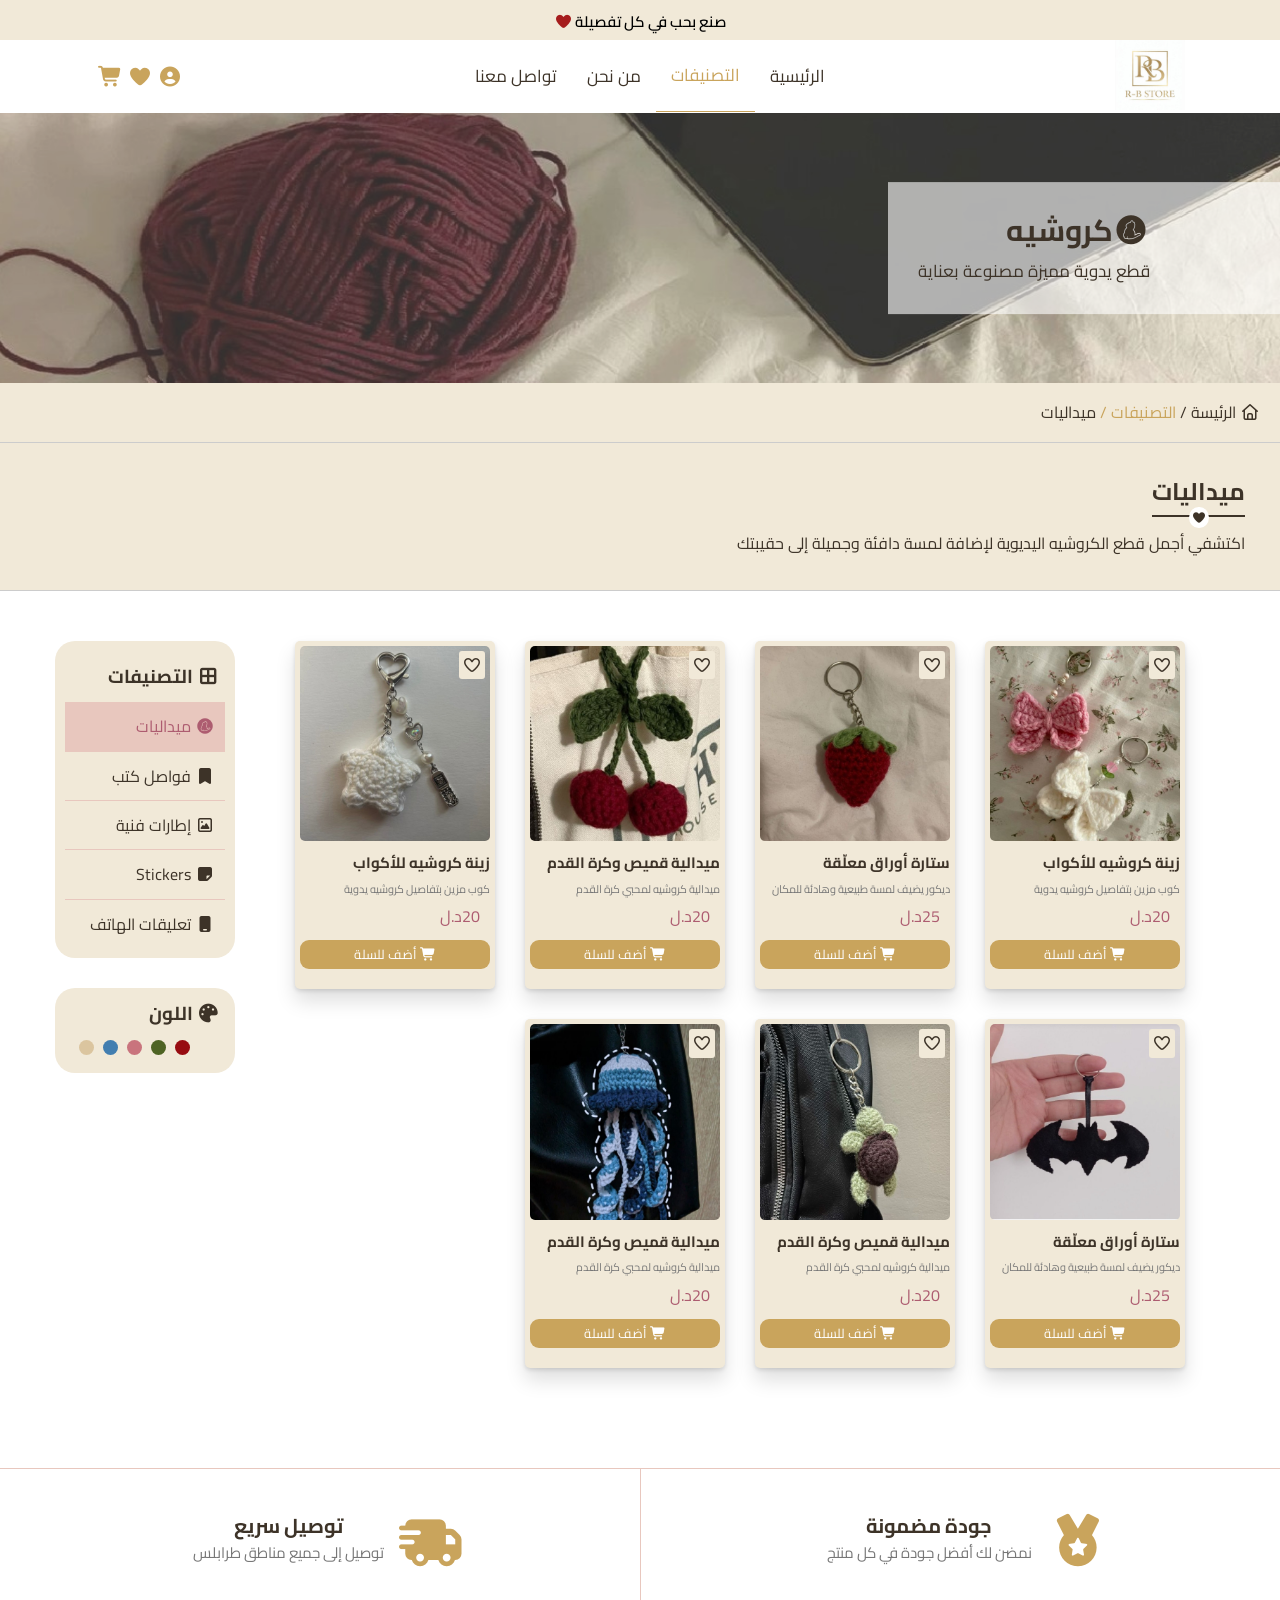
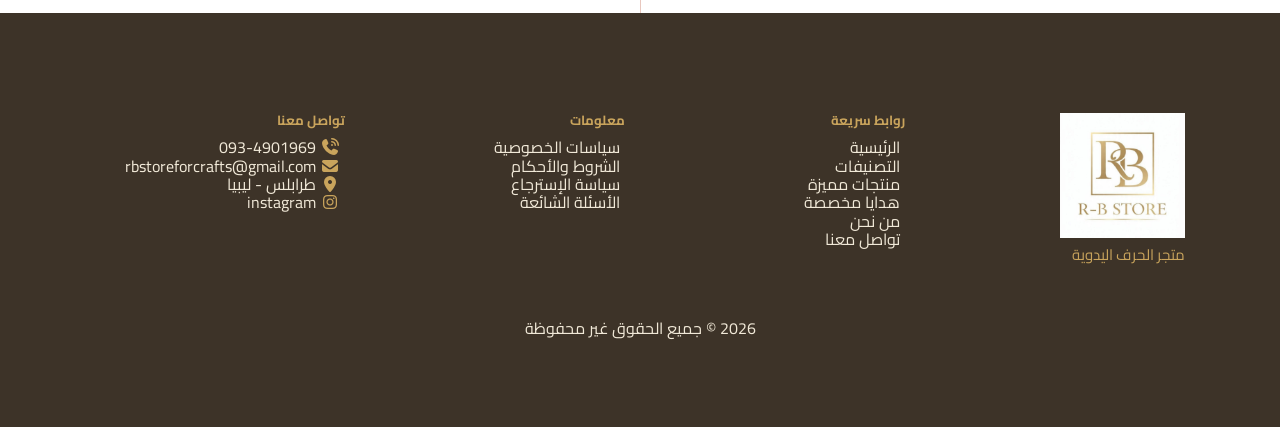
<file: Categories/key-chains.html>
<!DOCTYPE html>
<html lang="en">

<head>
    <meta charset="UTF-8">
    <meta name="viewport" content="width=device-width, initial-scale=1.0">
    <!-- Normalize CSS -->
    <link rel="stylesheet" href="../css_files/Normalize.css">
    <!-- Font Awesome library -->
    <link rel="stylesheet" href="../css_files/all.min.css">
    <!-- Google Fonts -->
    <link rel="preconnect" href="https://fonts.googleapis.com" />
    <link rel="preconnect" href="https://fonts.gstatic.com" crossorigin />
    <link href="https://fonts.googleapis.com/css2?family=Cairo:wght@300;400;700#038;display=swap" rel="stylesheet" />
    <!-- Main CSS File -->
    <link rel="stylesheet" href="../css_files/components.css">
    <link rel="stylesheet" href="../css_files/categories.css">
    <title>Key-Chains</title>
</head>

<body>
    <div class="main-header">
        صنع بحب في كل تفصيلة <i class="fa fa-heart" style="color: #a51c1c;"></i>
    </div>
    <!-- Start Header -->
    <header>
        <div class="container">
            <a href="../index.html" class="logo"><img src="../pic/logo.jpg" alt="logo"></a>
            <i class="fa-solid fa-magnifying-glass"></i>
            <i class="fa-solid fa-bars bar"></i>
            <ul class="main-nav">
                <li><a href="../index.html">الرئيسية</a></li>
                <li><a href="" class="active">التصنيفات</a></li>
                <li><a href="#who-we-are">من نحن</a></li>
                <li><a href="#contact-us">تواصل معنا</a></li>
            </ul>
            <div class="icons">
                <a href="../pages/log-in.html"><i class="fa fa-circle-user"></i></a>
                <a href="../pages/favorite.html"><i class="fa fa-heart"></i></a>
                <a href="../pages/cart.html"><i class="fa fa-cart-shopping"></i></a>
            </div>
        </div>
    </header>
    <!-- End Header -->
    <!-- Start Fixed bar -->
    <div class="fixed-bar">
        <div class="icons">
            <a href="../index.html"><i class="fa-solid fa-house"></i></a>
            <a href="../pages/favorite.html"><i class="fa fa-heart"></i></a>
            <a href="../pages/cart.html"><i class="fa fa-cart-shopping"></i></a>
            <a href="../pages/log-in.html"><i class="fa fa-circle-user"></i></a>
        </div>
    </div>
    <!-- End Fixed bar -->
    <!-- Start Hero Section -->
    <div class="hero-section" style="background-image: url('../pic/crochet-wallpaper.jpg');">
        <div class="content">
            <div class="text">
                <h2><i class="fa-brands fa-yarn"></i>كروشيه</h2>
                <p>قطع يدوية مميزة مصنوعة بعناية </p>
            </div>
        </div>
    </div>
    <!-- End Hero Section -->
    <!-- Start Path -->
    <div class="path">
        <i class="fa-regular fa-house"></i>
        <a href="../index.html">الرئيسة /</a>
        <a href="key-chains.html" class="active"> التصنيفات /</a>
        <a href="">ميداليات</a>
    </div>
    <!-- End Path -->
    <!-- Start Main Heading -->
    <div class="main-heading">
        <h2>
            ميداليات
        </h2>
        <p>اكتشفي أجمل قطع الكروشيه اليديوية لإضافة لمسة دافئة وجميلة إلى حقيبتك</p>
    </div>
    <!-- End Main Heading -->
    <!-- Start key chains -->
    <div class="flex-container">
        <div class="container">
            <div class="choose">
                <div class="choose-categorie">
                    <h3>
                        <i class="fa-solid fa-table-cells-large"></i>
                        التصنيفات
                    </h3>
                    <ul>
                        <li class="active">
                            <a href="key-chains.html">
                                <i class="fa-brands fa-yarn"></i>
                                ميداليات
                            </a>
                        </li>
                        <li>
                            <a href="bookmarks.html">
                                <i class="fa-solid fa-bookmark"></i>
                                فواصل كتب
                            </a>
                        </li>
                        <li>
                            <a href="frames.html">
                                <i class="fa-regular fa-image"></i>
                                إطارات فنية
                            </a>
                        </li>
                        <li>
                            <a href="stickers.html">
                                <i class="fa-solid fa-note-sticky"></i>
                                Stickers
                            </a>
                        </li>
                        <li>
                            <a href="phone-charms.html">
                                <i class="fa-solid fa-mobile"></i>
                                تعليقات الهاتف
                            </a>
                        </li>
                    </ul>
                </div>
                <div class="choose-color">
                    <h3>
                        <i class="fa-solid fa-palette"></i>
                        اللون
                    </h3>
                    <div class="colors">
                        <span class="color-1" style="background-color: #970c11;"></span>
                        <span class="color-2" style="background-color: #4e6323;"></span>
                        <span class="color-3" style="background-color: #c9747d;"></span>
                        <span class="color-4" style="background-color: #427eb0;"></span>
                        <span class="color-5" style="background-color: #dbc59f;"></span>
                    </div>
                </div>
            </div>
            <div class="boxes">
                <div class="special-box">
                    <i class="fa-solid fa-heart"></i>
                    <img src="../pic/keychain 1.jpg" alt="">
                    <div class="text">
                        <h2>زينة كروشيه للأكواب</h2>
                        <p>كوب مزين بتفاصيل كروشيه يدوية</p>
                        <span>20د.ل</span>
                    </div>
                    <div class="special-button">
                        <a href="">
                            <i class="fa fa-cart-shopping"></i>
                            أضف للسلة
                        </a>
                    </div>
                </div>
                <div class="special-box">
                    <i class="fa-solid fa-heart"></i>
                    <img src="../pic/keychain 2.jpg" alt="">
                    <div class="text">
                        <h2>ستارة أوراق معلّقة</h2>
                        <p>ديكور يضيف لمسة طبيعية وهادئة للمكان</p>
                        <span>25د.ل</span>
                    </div>
                    <div class="special-button">
                        <a href="">
                            <i class="fa fa-cart-shopping"></i>
                            أضف للسلة
                        </a>
                    </div>
                </div>
                <div class="special-box">
                    <i class="fa-solid fa-heart"></i>
                    <img src="../pic/keychain.jpg" alt="">
                    <div class="text">
                        <h2>ميدالية قميص وكرة القدم</h2>
                        <p>ميدالية كروشيه لمحبي كرة القدم</p>
                        <span>20د.ل</span>
                    </div>
                    <div class="special-button">
                        <a href="">
                            <i class="fa fa-cart-shopping"></i>
                            أضف للسلة
                        </a>
                    </div>
                </div>
                <div class="special-box">
                    <i class="fa-solid fa-heart"></i>
                    <img src="../pic/keychain 3.jpg" alt="">
                    <div class="text">
                        <h2>زينة كروشيه للأكواب</h2>
                        <p>كوب مزين بتفاصيل كروشيه يدوية</p>
                        <span>20د.ل</span>
                    </div>
                    <div class="special-button">
                        <a href="">
                            <i class="fa fa-cart-shopping"></i>
                            أضف للسلة
                        </a>
                    </div>
                </div>
                <div class="special-box">
                    <i class="fa-solid fa-heart"></i>
                    <img src="../pic/keychain 4.jpg" alt="">
                    <div class="text">
                        <h2>ستارة أوراق معلّقة</h2>
                        <p>ديكور يضيف لمسة طبيعية وهادئة للمكان</p>
                        <span>25د.ل</span>
                    </div>
                    <div class="special-button">
                        <a href="">
                            <i class="fa fa-cart-shopping"></i>
                            أضف للسلة
                        </a>
                    </div>
                </div>
                <div class="special-box">
                    <i class="fa-solid fa-heart"></i>
                    <img src="../pic/keychain 5.jpg" alt="">
                    <div class="text">
                        <h2>ميدالية قميص وكرة القدم</h2>
                        <p>ميدالية كروشيه لمحبي كرة القدم</p>
                        <span>20د.ل</span>
                    </div>
                    <div class="special-button">
                        <a href="">
                            <i class="fa fa-cart-shopping"></i>
                            أضف للسلة
                        </a>
                    </div>
                </div>
                <div class="special-box">
                    <i class="fa-solid fa-heart"></i>
                    <img src="../pic/keychain 6.jpg" alt="">
                    <div class="text">
                        <h2>ميدالية قميص وكرة القدم</h2>
                        <p>ميدالية كروشيه لمحبي كرة القدم</p>
                        <span>20د.ل</span>
                    </div>
                    <div class="special-button">
                        <a href="">
                            <i class="fa fa-cart-shopping"></i>
                            أضف للسلة
                        </a>
                    </div>
                </div>
            </div>
        </div>
    </div>
    <!-- End key chains -->
    <!-- Start Advantages Section -->
    <div class="advantages">
        <div class="advantage">
            <i class="fa-solid fa-medal"></i>
            <div class="text">
                <h2>جودة مضمونة</h2>
                <p>نمضن لك أفضل جودة في كل منتج</p>
            </div>
        </div>
        <div class="advantage">
            <i class="fa-solid fa-truck-fast"></i>
            <div class="text">
                <h2>توصيل سريع</h2>
                <p>توصيل إلى جميع مناطق طرابلس</p>
            </div>
        </div>
    </div>
    <!-- End Advantages Section -->
    <!-- Start Footer -->
    <footer>
        <div class="container">
            <div class="store">
                <a href="../index.html">
                    <img src="../pic/logo.jpg" alt="">
                    <figcaption>
                        متجر الحرف اليدوية
                    </figcaption>
                </a>
            </div>
            <div class="fast-links">
                <h5>روابط سريعة</h5>
                <ul>
                    <li><a href="../index.html">الرئيسية</a></li>
                    <li><a href="key-chains.html">التصنيفات</a></li>
                    <li><a href="#special-products">منتجات مميزة</a></li>
                    <li><a href="#gifts">هدايا مخصصة</a></li>
                    <li><a href="#who-we-are">من نحن</a></li>
                    <li><a href="#contact-us">تواصل معنا</a></li>
                </ul>
            </div>
            <div class="info">
                <h5>معلومات</h5>
                <ul>
                    <li><a href="#">سياسات الخصوصية</a></li>
                    <li><a href="#">الشروط والأحكام</a></li>
                    <li><a href="#">سياسة الإسترجاع</a></li>
                    <li><a href="#">الأسئلة الشائعة</a></li>
                </ul>
            </div>
            <div class="contact-us" id="contact-us">
                <h5>تواصل معنا</h5>
                <ul>
                    <li>
                        <i class="fa-solid fa-phone-volume"></i>
                        <a href="#">
                            093-4901969
                        </a>
                    </li>
                    <li>
                        <i class="fa-solid fa-envelope"></i>
                        <a href="http://rbstoreforcrafts@gmail.com">
                            rbstoreforcrafts@gmail.com
                        </a>
                    </li>
                    <li>
                        <i class="fa-solid fa-location-dot"></i>
                        <a href="https://maps.app.goo.gl/wJtu1ViVaphEcVaw6">
                            طرابلس - ليبيا
                        </a>
                    </li>
                    <li>
                        <i class="fa-brands fa-instagram"></i>
                        <a href="https://www.instagram.com/rb_.store._">
                            instagram
                        </a>
                    </li>
                </ul>
            </div>
        </div>
        <div class="copy-right">
            2026 &copy; جميع الحقوق غير محفوظة
        </div>
    </footer>
    <!-- End Footer -->
</body>

</html>
</file>
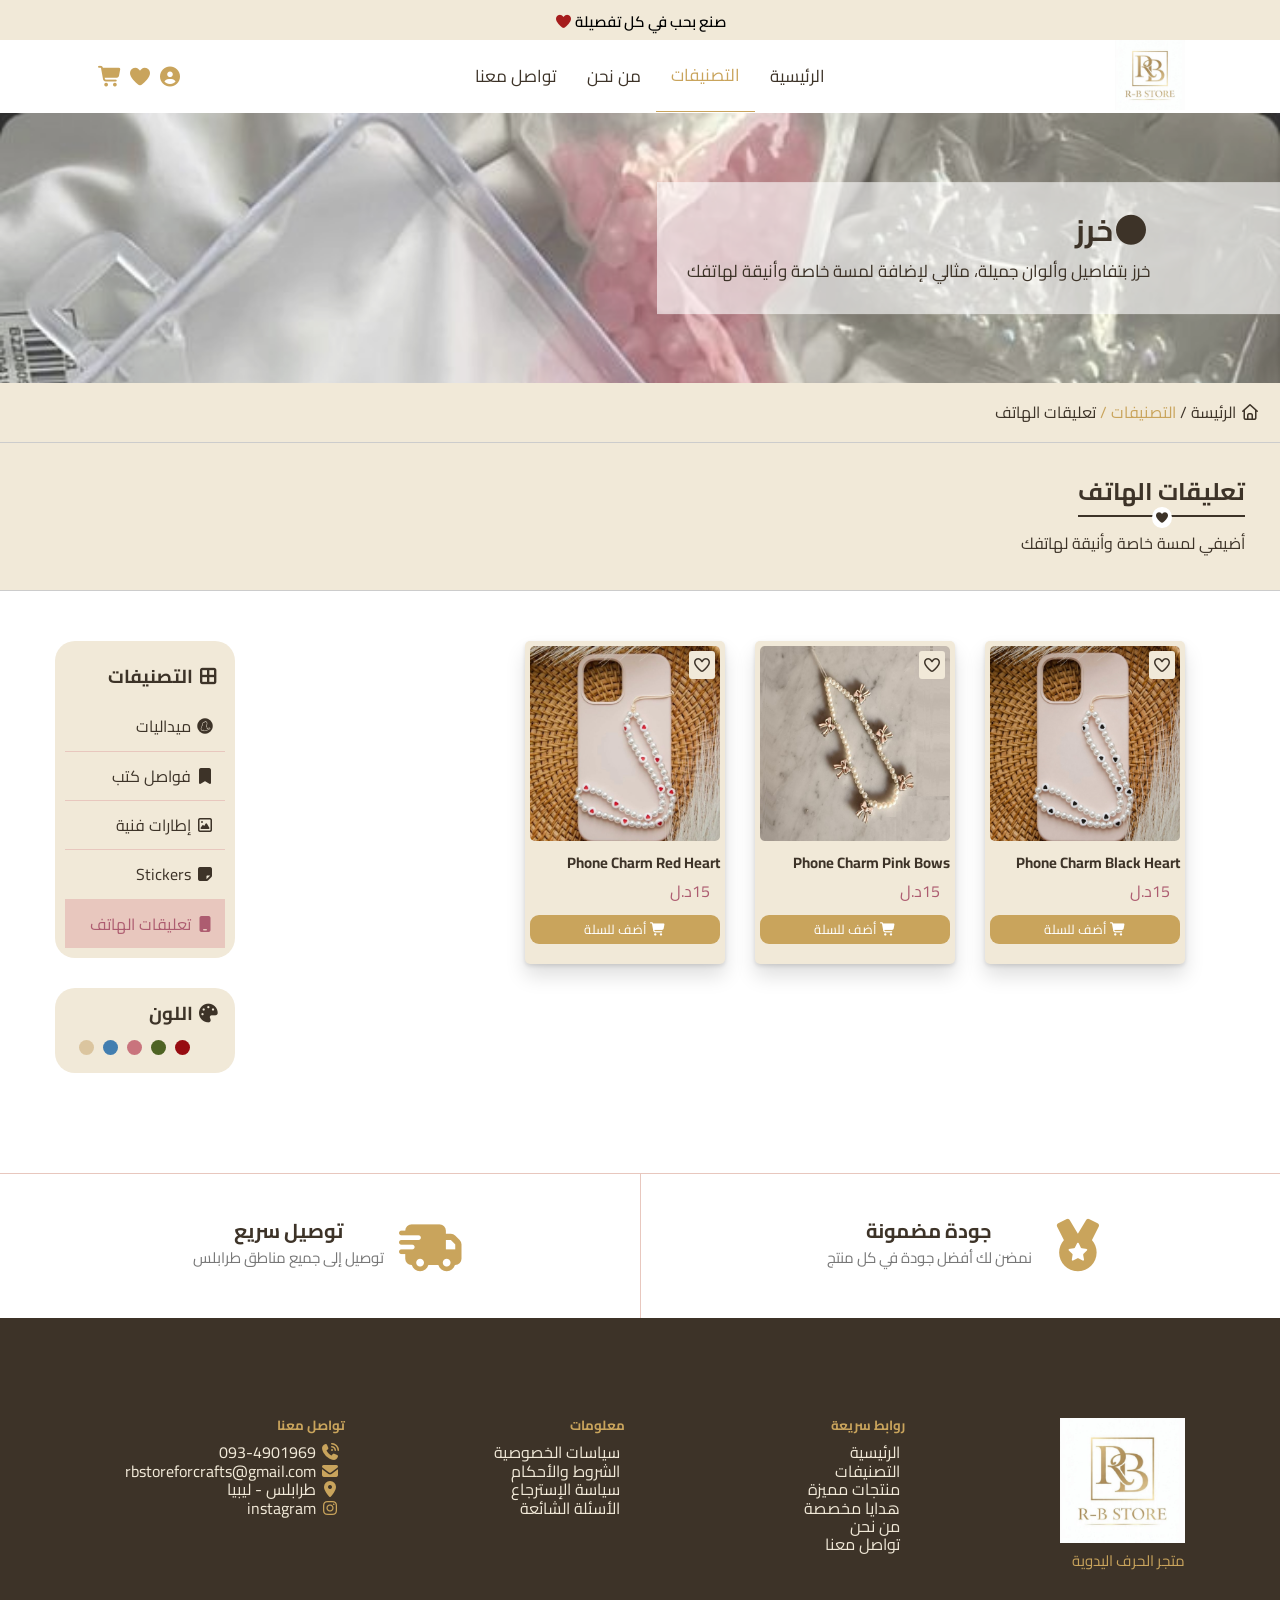
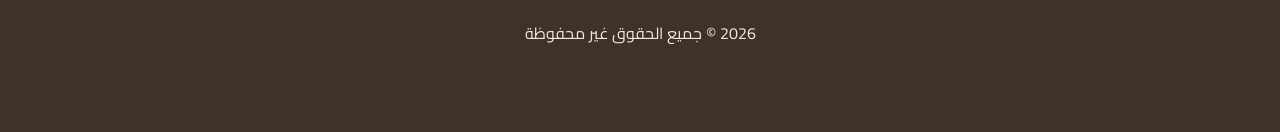
<file: Categories/phone-charms.html>
<!DOCTYPE html>
<html lang="en">

<head>
    <meta charset="UTF-8">
    <meta name="viewport" content="width=device-width, initial-scale=1.0">
    <!-- Normalize CSS -->
    <link rel="stylesheet" href="../css_files/Normalize.css">
    <!-- Font Awesome library -->
    <link rel="stylesheet" href="../css_files/all.min.css">
    <!-- Google Fonts -->
    <link rel="preconnect" href="https://fonts.googleapis.com" />
    <link rel="preconnect" href="https://fonts.gstatic.com" crossorigin />
    <link href="https://fonts.googleapis.com/css2?family=Cairo:wght@300;400;700#038;display=swap" rel="stylesheet" />
    <!-- Main CSS File -->
    <link rel="stylesheet" href="../css_files/components.css">
    <link rel="stylesheet" href="../css_files/categories.css">
    <title>Phone-Charms</title>
</head>

<body>
    <div class="main-header">
        صنع بحب في كل تفصيلة <i class="fa fa-heart" style="color: #a51c1c;"></i>
    </div>
    <!-- Start Header -->
    <header>
        <div class="container">
            <a href="../index.html" class="logo"><img src="../pic/logo.jpg" alt="logo"></a>
            <i class="fa-solid fa-magnifying-glass"></i>
            <i class="fa-solid fa-bars bar"></i>
            <ul class="main-nav">
                <li><a href="../index.html">الرئيسية</a></li>
                <li><a href="" class="active">التصنيفات</a></li>
                <li><a href="#who-we-are">من نحن</a></li>
                <li><a href="#contact-us">تواصل معنا</a></li>
            </ul>
            <div class="icons">
                <a href="../pages/log-in.html"><i class="fa fa-circle-user"></i></a>
                <a href="../pages/favorite.html"><i class="fa fa-heart"></i></a>
                <a href="../pages/cart.html"><i class="fa fa-cart-shopping"></i></a>
            </div>
        </div>
    </header>
    <!-- End Header -->
    <!-- Start Fixed bar -->
    <div class="fixed-bar">
        <div class="icons">
            <a href="../index.html"><i class="fa-solid fa-house"></i></a>
            <a href="../pages/favorite.html"><i class="fa fa-heart"></i></a>
            <a href="../pages/cart.html"><i class="fa fa-cart-shopping"></i></a>
            <a href="../pages/log-in.html"><i class="fa fa-circle-user"></i></a>
        </div>
    </div>
    <!-- End Fixed bar -->
    <!-- Start Hero Section -->
    <div class="hero-section" style="background-image: url('../pic/beads\ wallpaper.jpg');">
        <div class="content">
            <div class="text">
                <h2><i class="fa-solid fa-circle"></i>خرز</h2>
                <p>خرز بتفاصيل وألوان جميلة، مثالي لإضافة لمسة خاصة وأنيقة لهاتفك</p>
            </div>
        </div>
    </div>
    <!-- End Hero Section -->
    <!-- Start Path -->
    <div class="path">
        <i class="fa-regular fa-house"></i>
        <a href="../index.html">الرئيسة /</a>
        <a href="key-chains.html" class="active"> التصنيفات /</a>
        <a href="">تعليقات الهاتف</a>
    </div>
    <!-- End Path -->
    <!-- Start Main Heading -->
    <div class="main-heading">
        <h2>
            تعليقات الهاتف
        </h2>
        <p>أضيفي لمسة خاصة وأنيقة لهاتفك</p>
    </div>
    <!-- End Main Heading -->
    <!-- Start key chains -->
    <div class="flex-container">
        <div class="container">
            <div class="choose">
                <div class="choose-categorie">
                    <h3>
                        <i class="fa-solid fa-table-cells-large"></i>
                        التصنيفات
                    </h3>
                    <ul>
                        <li>
                            <a href="key-chains.html">
                                <i class="fa-brands fa-yarn"></i>
                                ميداليات
                            </a>
                        </li>
                        <li>
                            <a href="bookmarks.html">
                                <i class="fa-solid fa-bookmark"></i>
                                فواصل كتب
                            </a>
                        </li>
                        <li>
                            <a href="frames.html">
                                <i class="fa-regular fa-image"></i>
                                إطارات فنية
                            </a>
                        </li>
                        <li>
                            <a href="stickers.html">
                                <i class="fa-solid fa-note-sticky"></i>
                                Stickers
                            </a>
                        </li>
                        <li class="active">
                            <a href="phone-charms.html">
                                <i class="fa-solid fa-mobile"></i>
                                تعليقات الهاتف
                            </a>
                        </li>
                    </ul>
                </div>
                <div class="choose-color">
                    <h3>
                        <i class="fa-solid fa-palette"></i>
                        اللون
                    </h3>
                    <div class="colors">
                        <span class="color-1" style="background-color: #970c11;"></span>
                        <span class="color-2" style="background-color: #4e6323;"></span>
                        <span class="color-3" style="background-color: #c9747d;"></span>
                        <span class="color-4" style="background-color: #427eb0;"></span>
                        <span class="color-5" style="background-color: #dbc59f;"></span>
                    </div>
                </div>
            </div>
            <div class="boxes">
                <div class="special-box">
                    <i class="fa-solid fa-heart"></i>
                    <img src="../pic/phone charm black heart.jpg" alt="">
                    <div class="text">
                        <h2>Phone Charm Black Heart</h2>
                        <p></p>
                        <span>15د.ل</span>
                    </div>
                    <div class="special-button">
                        <a href="">
                            <i class="fa fa-cart-shopping"></i>
                            أضف للسلة
                        </a>
                    </div>
                </div>
                <div class="special-box">
                    <i class="fa-solid fa-heart"></i>
                    <img src="../pic/phone charm pink bow.jpg" alt="">
                    <div class="text">
                        <h2>Phone Charm Pink Bows</h2>
                        <p></p>
                        <span>15د.ل</span>
                    </div>
                    <div class="special-button">
                        <a href="">
                            <i class="fa fa-cart-shopping"></i>
                            أضف للسلة
                        </a>
                    </div>
                </div>
                <div class="special-box">
                    <i class="fa-solid fa-heart"></i>
                    <img src="../pic/phone charm red heart.jpg" alt="">
                    <div class="text">
                        <h2>Phone Charm Red Heart</h2>
                        <p></p>
                        <span>15د.ل</span>
                    </div>
                    <div class="special-button">
                        <a href="">
                            <i class="fa fa-cart-shopping"></i>
                            أضف للسلة
                        </a>
                    </div>
                </div>
            </div>
        </div>
    </div>
    <!-- End key chains -->
    <!-- Start Advantages Section -->
    <div class="advantages">
        <div class="advantage">
            <i class="fa-solid fa-medal"></i>
            <div class="text">
                <h2>جودة مضمونة</h2>
                <p>نمضن لك أفضل جودة في كل منتج</p>
            </div>
        </div>
        <div class="advantage">
            <i class="fa-solid fa-truck-fast"></i>
            <div class="text">
                <h2>توصيل سريع</h2>
                <p>توصيل إلى جميع مناطق طرابلس</p>
            </div>
        </div>
    </div>
    <!-- End Advantages Section -->
    <!-- Start Footer -->
    <footer>
        <div class="container">
            <div class="store">
                <a href="../index.html">
                    <img src="../pic/logo.jpg" alt="">
                    <figcaption>
                        متجر الحرف اليدوية
                    </figcaption>
                </a>
            </div>
            <div class="fast-links">
                <h5>روابط سريعة</h5>
                <ul>
                    <li><a href="../index.html">الرئيسية</a></li>
                    <li><a href="key-chains.html">التصنيفات</a></li>
                    <li><a href="#special-products">منتجات مميزة</a></li>
                    <li><a href="#gifts">هدايا مخصصة</a></li>
                    <li><a href="#who-we-are">من نحن</a></li>
                    <li><a href="#contact-us">تواصل معنا</a></li>
                </ul>
            </div>
            <div class="info">
                <h5>معلومات</h5>
                <ul>
                    <li><a href="#">سياسات الخصوصية</a></li>
                    <li><a href="#">الشروط والأحكام</a></li>
                    <li><a href="#">سياسة الإسترجاع</a></li>
                    <li><a href="#">الأسئلة الشائعة</a></li>
                </ul>
            </div>
            <div class="contact-us" id="contact-us">
                <h5>تواصل معنا</h5>
                <ul>
                    <li>
                        <i class="fa-solid fa-phone-volume"></i>
                        <a href="#">
                            093-4901969
                        </a>
                    </li>
                    <li>
                        <i class="fa-solid fa-envelope"></i>
                        <a href="http://rbstoreforcrafts@gmail.com">
                            rbstoreforcrafts@gmail.com
                        </a>
                    </li>
                    <li>
                        <i class="fa-solid fa-location-dot"></i>
                        <a href="https://maps.app.goo.gl/wJtu1ViVaphEcVaw6">
                            طرابلس - ليبيا
                        </a>
                    </li>
                    <li>
                        <i class="fa-brands fa-instagram"></i>
                        <a href="https://www.instagram.com/rb_.store._">
                            instagram
                        </a>
                    </li>
                </ul>
            </div>
        </div>
        <div class="copy-right">
            2026 &copy; جميع الحقوق غير محفوظة
        </div>
    </footer>
    <!-- End Footer -->
</body>

</html>
</file>
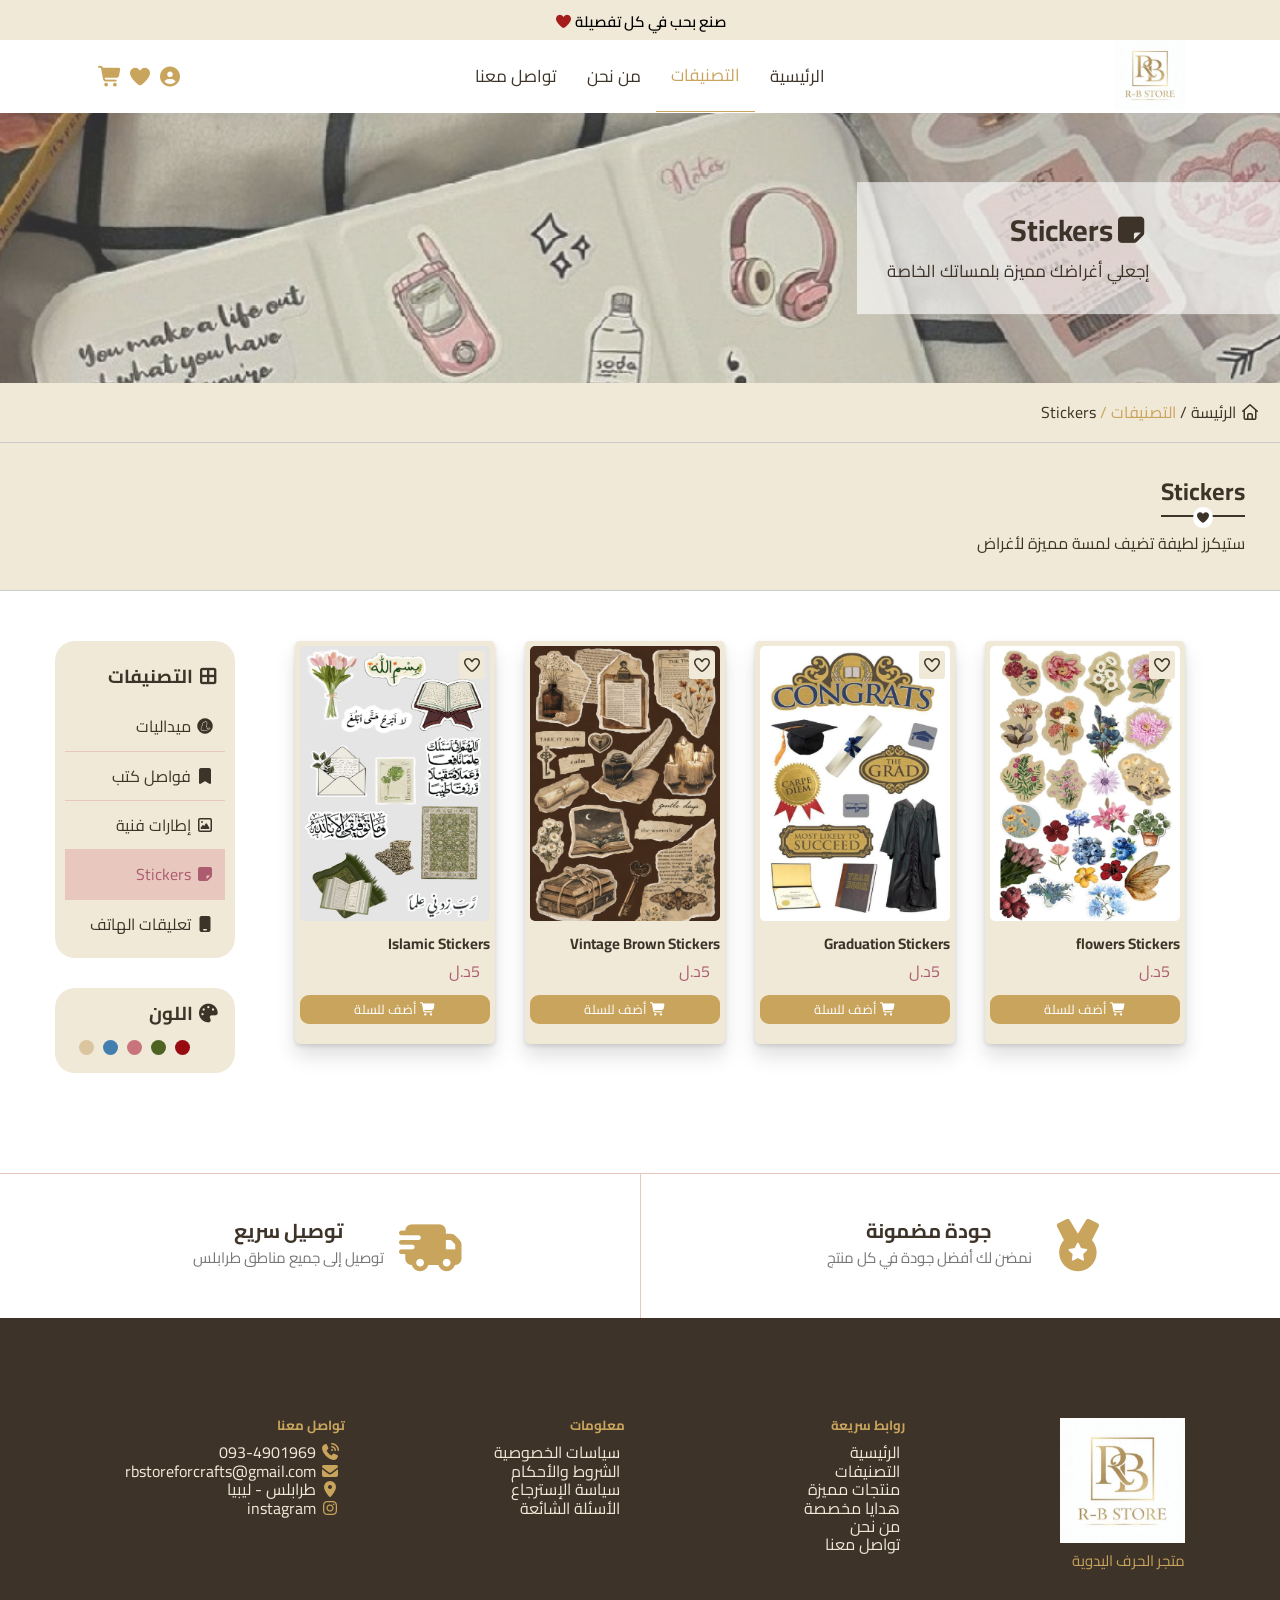
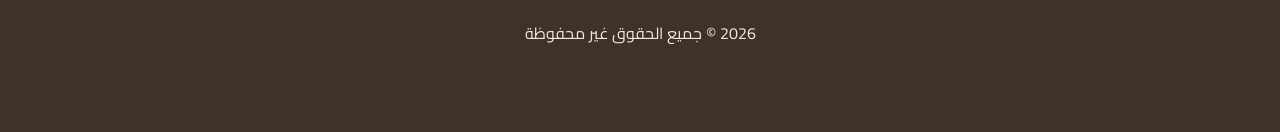
<file: Categories/stickers.html>
<!DOCTYPE html>
<html lang="en">

<head>
    <meta charset="UTF-8">
    <meta name="viewport" content="width=device-width, initial-scale=1.0">
    <!-- Normalize CSS -->
    <link rel="stylesheet" href="../css_files/Normalize.css">
    <!-- Font Awesome library -->
    <link rel="stylesheet" href="../css_files/all.min.css">
    <!-- Google Fonts -->
    <link rel="preconnect" href="https://fonts.googleapis.com" />
    <link rel="preconnect" href="https://fonts.gstatic.com" crossorigin />
    <link href="https://fonts.googleapis.com/css2?family=Cairo:wght@300;400;700#038;display=swap" rel="stylesheet" />
    <!-- Main CSS File -->
    <link rel="stylesheet" href="../css_files/components.css">
    <link rel="stylesheet" href="../css_files/categories.css">
    <title>Stickers</title>
</head>

<body>
    <div class="main-header">
        صنع بحب في كل تفصيلة <i class="fa fa-heart" style="color: #a51c1c;"></i>
    </div>
    <!-- Start Header -->
    <header>
        <div class="container">
            <a href="../index.html" class="logo"><img src="../pic/logo.jpg" alt="logo"></a>
            <i class="fa-solid fa-magnifying-glass"></i>
            <i class="fa-solid fa-bars bar"></i>
            <ul class="main-nav">
                <li><a href="../index.html">الرئيسية</a></li>
                <li><a href="" class="active">التصنيفات</a></li>
                <li><a href="#who-we-are">من نحن</a></li>
                <li><a href="#contact-us">تواصل معنا</a></li>
            </ul>
            <div class="icons">
                <a href="../pages/log-in.html"><i class="fa fa-circle-user"></i></a>
                <a href="../pages/favorite.html"><i class="fa fa-heart"></i></a>
                <a href="../pages/cart.html"><i class="fa fa-cart-shopping"></i></a>
            </div>
        </div>
    </header>
    <!-- End Header -->
    <!-- Start Fixed bar -->
    <div class="fixed-bar">
        <div class="icons">
            <a href="../index.html"><i class="fa-solid fa-house"></i></a>
            <a href="../pages/favorite.html"><i class="fa fa-heart"></i></a>
            <a href="../pages/cart.html"><i class="fa fa-cart-shopping"></i></a>
            <a href="../pages/log-in.html"><i class="fa fa-circle-user"></i></a>
        </div>
    </div>
    <!-- End Fixed bar -->
    <!-- Start Hero Section -->
    <div class="hero-section" style="background-image: url('../pic/stickers.jpg');">
        <div class="content">
            <div class="text">
                <h2> <i class="fa-solid fa-note-sticky"></i></i>Stickers</h2>
                <p>إجعلي أغراضك مميزة بلمساتك الخاصة</p>
            </div>
        </div>
    </div>
    <!-- End Hero Section -->
    <!-- Start Path -->
    <div class="path">
        <i class="fa-regular fa-house"></i>
        <a href="../index.html">الرئيسة /</a>
        <a href="key-chains.html" class="active">التصنيفات /</a>
        <a href="">Stickers</a>
    </div>
    <!-- End Path -->
    <!-- Start Main Heading -->
    <div class="main-heading">
        <h2>
            Stickers
        </h2>
        <p>ستيكرز لطيفة تضيف لمسة مميزة لأغراض</p>
    </div>
    <!-- End Main Heading -->
    <!-- Start key chains -->
    <div class="flex-container">
        <div class="container">
            <div class="choose">
                <div class="choose-categorie">
                    <h3>
                        <i class="fa-solid fa-table-cells-large"></i>
                        التصنيفات
                    </h3>
                    <ul>
                        <li>
                            <a href="key-chains.html">
                                <i class="fa-brands fa-yarn"></i>
                                ميداليات
                            </a>
                        </li>
                        <li>
                            <a href="bookmarks.html">
                                <i class="fa-solid fa-bookmark"></i>
                                فواصل كتب
                            </a>
                        </li>
                        <li>
                            <a href="frames.html">
                                <i class="fa-regular fa-image"></i>
                                إطارات فنية
                            </a>
                        </li>
                        <li class="active">
                            <a href="stickers.html">
                                <i class="fa-solid fa-note-sticky"></i>
                                Stickers
                            </a>
                        </li>
                        <li>
                            <a href="phone-charms.html">
                                <i class="fa-solid fa-mobile"></i>
                                تعليقات الهاتف
                            </a>
                        </li>
                    </ul>
                </div>
                <div class="choose-color">
                    <h3>
                        <i class="fa-solid fa-palette"></i>
                        اللون
                    </h3>
                    <div class="colors">
                        <span class="color-1" style="background-color: #970c11;"></span>
                        <span class="color-2" style="background-color: #4e6323;"></span>
                        <span class="color-3" style="background-color: #c9747d;"></span>
                        <span class="color-4" style="background-color: #427eb0;"></span>
                        <span class="color-5" style="background-color: #dbc59f;"></span>
                    </div>
                </div>
            </div>
            <div class="boxes">
                <div class="special-box">
                    <i class="fa-solid fa-heart"></i>
                    <img src="../pic/Stickers flowers.jpg" alt="">
                    <div class="text">
                        <h2>flowers Stickers</h2>
                        <p></p>
                        <span>5د.ل</span>
                    </div>
                    <div class="special-button">
                        <a href="">
                            <i class="fa fa-cart-shopping"></i>
                            أضف للسلة
                        </a>
                    </div>
                </div>
                <div class="special-box">
                    <i class="fa-solid fa-heart"></i>
                    <img src="../pic/Graduation Stickers.jpg" alt="">
                    <div class="text">
                        <h2>Graduation Stickers</h2>
                        <p></p>
                        <span>5د.ل</span>
                    </div>
                    <div class="special-button">
                        <a href="">
                            <i class="fa fa-cart-shopping"></i>
                            أضف للسلة
                        </a>
                    </div>
                </div>
                <div class="special-box">
                    <i class="fa-solid fa-heart"></i>
                    <img src="../pic/Vintage Brown Stickers.jpg" alt="">
                    <div class="text">
                        <h2>Vintage Brown Stickers</h2>
                        <p></p>
                        <span>5د.ل</span>
                    </div>
                    <div class="special-button">
                        <a href="">
                            <i class="fa fa-cart-shopping"></i>
                            أضف للسلة
                        </a>
                    </div>
                </div>
                <div class="special-box">
                    <i class="fa-solid fa-heart"></i>
                    <img src="../pic/Islamic Stickers.png" alt="">
                    <div class="text">
                        <h2>Islamic Stickers</h2>
                        <p></p>
                        <span>5د.ل</span>
                    </div>
                    <div class="special-button">
                        <a href="">
                            <i class="fa fa-cart-shopping"></i>
                            أضف للسلة
                        </a>
                    </div>
                </div>
            </div>
        </div>
    </div>
    <!-- End key chains -->
    <!-- Start Advantages Section -->
    <div class="advantages">
        <div class="advantage">
            <i class="fa-solid fa-medal"></i>
            <div class="text">
                <h2>جودة مضمونة</h2>
                <p>نمضن لك أفضل جودة في كل منتج</p>
            </div>
        </div>
        <div class="advantage">
            <i class="fa-solid fa-truck-fast"></i>
            <div class="text">
                <h2>توصيل سريع</h2>
                <p>توصيل إلى جميع مناطق طرابلس</p>
            </div>
        </div>
    </div>
    <!-- End Advantages Section -->
    <!-- Start Footer -->
    <footer>
        <div class="container">
            <div class="store">
                <a href="../index.html">
                    <img src="../pic/logo.jpg" alt="">
                    <figcaption>
                        متجر الحرف اليدوية
                    </figcaption>
                </a>
            </div>
            <div class="fast-links">
                <h5>روابط سريعة</h5>
                <ul>
                    <li><a href="../index.html">الرئيسية</a></li>
                    <li><a href="key-chains.html">التصنيفات</a></li>
                    <li><a href="#special-products">منتجات مميزة</a></li>
                    <li><a href="#gifts">هدايا مخصصة</a></li>
                    <li><a href="#who-we-are">من نحن</a></li>
                    <li><a href="#contact-us">تواصل معنا</a></li>
                </ul>
            </div>
            <div class="info">
                <h5>معلومات</h5>
                <ul>
                    <li><a href="#">سياسات الخصوصية</a></li>
                    <li><a href="#">الشروط والأحكام</a></li>
                    <li><a href="#">سياسة الإسترجاع</a></li>
                    <li><a href="#">الأسئلة الشائعة</a></li>
                </ul>
            </div>
            <div class="contact-us" id="contact-us">
                <h5>تواصل معنا</h5>
                <ul>
                    <li>
                        <i class="fa-solid fa-phone-volume"></i>
                        <a href="#">
                            093-4901969
                        </a>
                    </li>
                    <li>
                        <i class="fa-solid fa-envelope"></i>
                        <a href="http://rbstoreforcrafts@gmail.com">
                            rbstoreforcrafts@gmail.com
                        </a>
                    </li>
                    <li>
                        <i class="fa-solid fa-location-dot"></i>
                        <a href="https://maps.app.goo.gl/wJtu1ViVaphEcVaw6">
                            طرابلس - ليبيا
                        </a>
                    </li>
                    <li>
                        <i class="fa-brands fa-instagram"></i>
                        <a href="https://www.instagram.com/rb_.store._">
                            instagram
                        </a>
                    </li>
                </ul>
            </div>
        </div>
        <div class="copy-right">
            2026 &copy; جميع الحقوق غير محفوظة
        </div>
    </footer>
    <!-- End Footer -->
</body>
</html>
</file>
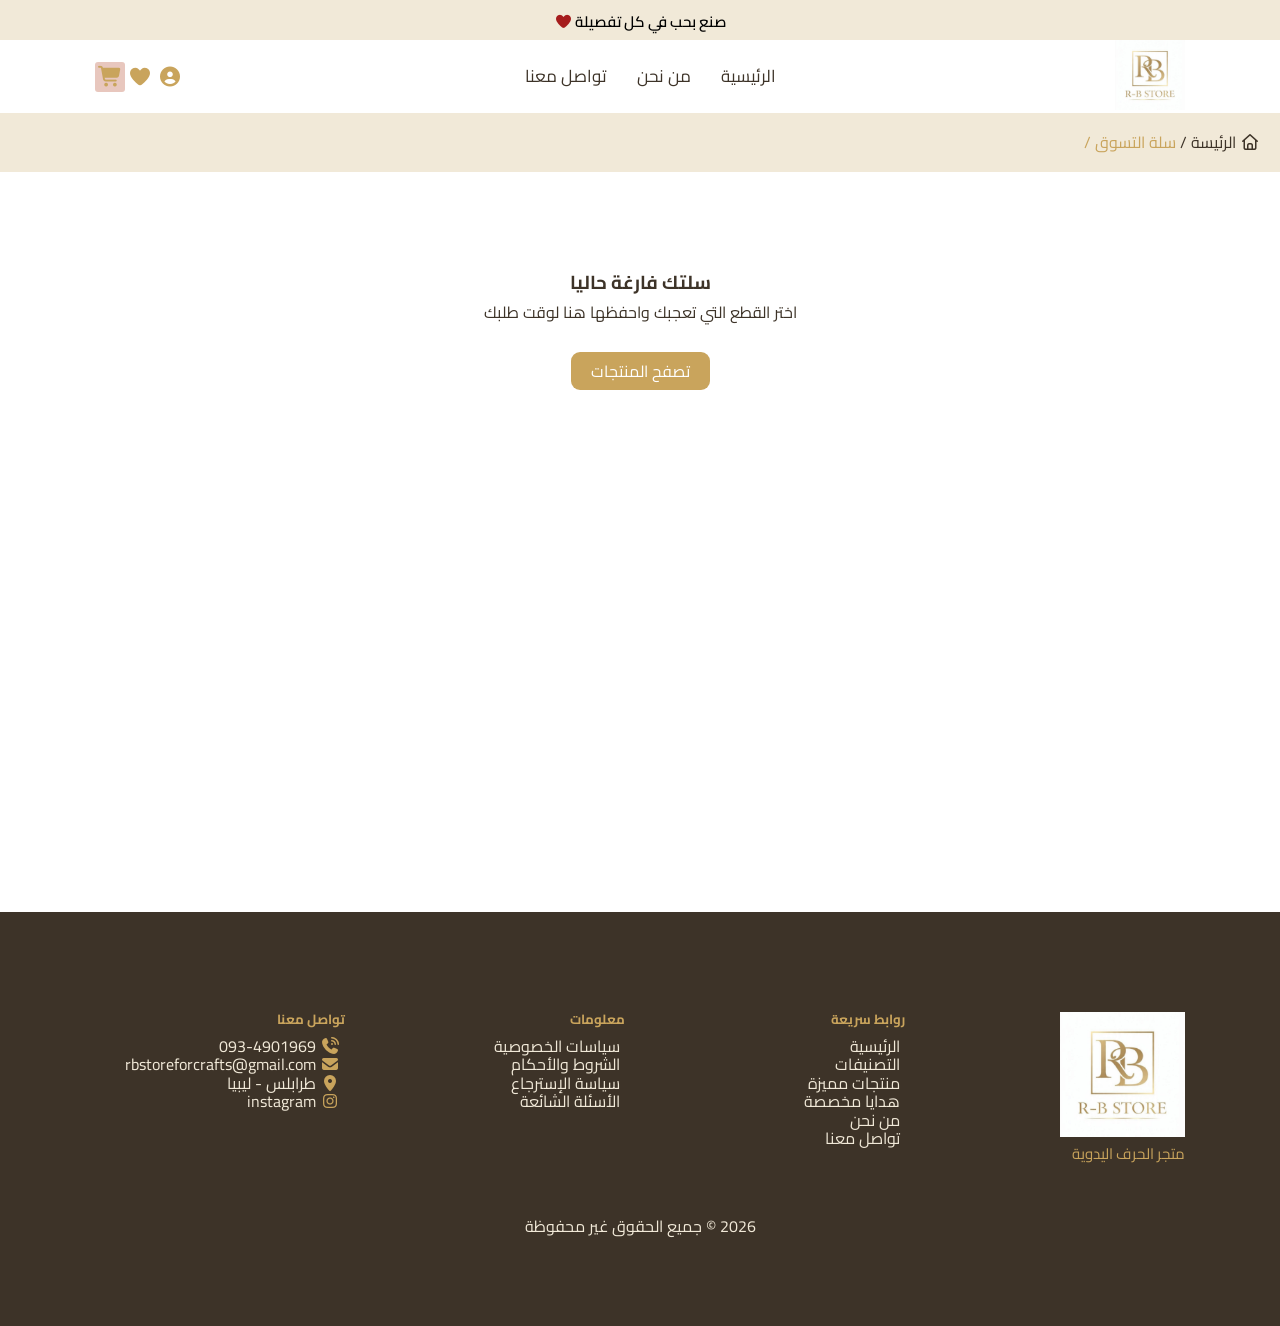
<file: pages/cart.html>
<!DOCTYPE html>
<html lang="en">

<head>
    <meta charset="UTF-8">
    <meta name="viewport" content="width=device-width, initial-scale=1.0">
    <!-- Normalize CSS -->
    <link rel="stylesheet" href="../css_files/Normalize.css">
    <!-- Font Awesome library -->
    <link rel="stylesheet" href="../css_files/all.min.css">
    <!-- Google Fonts -->
    <link rel="preconnect" href="https://fonts.googleapis.com" />
    <link rel="preconnect" href="https://fonts.gstatic.com" crossorigin />
    <link href="https://fonts.googleapis.com/css2?family=Cairo:wght@300;400;700#038;display=swap" rel="stylesheet" />
    <!-- Main CSS File -->
    <link rel="stylesheet" href="../css_files/components.css">
    <link rel="stylesheet" href="../css_files/checkout.css">
    <title>Cart</title>
</head>

<body>
    <div class="main-header">
        صنع بحب في كل تفصيلة <i class="fa fa-heart" style="color: #a51c1c;"></i>
    </div>
    <!-- Start Header -->
    <header>
        <div class="container">
            <a href="index.html" class="logo"><img src="../pic/logo.jpg" alt="logo"></a>
            <i class="fa-solid fa-magnifying-glass"></i>
            <i class="fa-solid fa-bars bar"></i>
            <ul class="main-nav">
                <li><a href="../index.html">الرئيسية</a></li>
                <li><a href="#who-we-are">من نحن</a></li>
                <li><a href="#contact-us">تواصل معنا</a></li>
            </ul>
            <div class="icons">
                <a href="log-in.html"><i class="fa fa-circle-user"></i></a>
                <a href="favorite.html"><i class="fa fa-heart"></i></a>
                <a href="cart.html"><i class="active fa fa-cart-shopping"></i></a>
            </div>
        </div>
        <!-- End Header -->
        <!-- Start Fixed bar -->
        <div class="fixed-bar">
            <div class="icons">
                <a href="../index.html"><i class="fa-solid fa-house"></i></a>
                <a href="favorite.html"><i class="fa fa-heart"></i></a>
                <a href="cart.html"><i class="active fa fa-cart-shopping"></i></a>
                <a href="log-in.html"><i class="fa fa-circle-user"></i></a>
            </div>
        </div>
    </header>
    <!-- End Fixed bar -->
    <!-- Start Path -->
    <div class="path">
        <i class="fa-regular fa-house"></i>
        <a href="../index.html">الرئيسة /</a>
        <a href="cart.html" class="active"> سلة التسوق /</a>
    </div>
    <!-- End Path -->
    <!-- Start Favorite Section -->
    <section class="favorite">
        <div class="flex-container">
            <div class="container">
                <div class="text">
                    <h3>سلتك فارغة حاليا </h3>
                    <p>اختر القطع التي تعجبك واحفظها هنا لوقت طلبك</p>
                    <div class="special-button">
                        <a href="../Categories/key-chains.html">تصفح المنتجات</a>
                    </div>
                </div>
            </div>
        </div>
    </section>
    <!-- End Favorite Section -->
    <!-- Start Footer -->
    <footer>
        <div class="container">
            <div class="store">
                <a href="../index.html">
                    <img src="../pic/logo.jpg" alt="">
                    <figcaption>
                        متجر الحرف اليدوية
                    </figcaption>
                </a>
            </div>
            <div class="fast-links">
                <h5>روابط سريعة</h5>
                <ul>
                    <li><a href="../index.html">الرئيسية</a></li>
                    <li><a href="../Categories/key-chains.html">التصنيفات</a></li>
                    <li><a href="#special-products">منتجات مميزة</a></li>
                    <li><a href="#gifts">هدايا مخصصة</a></li>
                    <li><a href="#who-we-are">من نحن</a></li>
                    <li><a href="#contact-us">تواصل معنا</a></li>
                </ul>
            </div>
            <div class="info">
                <h5>معلومات</h5>
                <ul>
                    <li><a href="#">سياسات الخصوصية</a></li>
                    <li><a href="#">الشروط والأحكام</a></li>
                    <li><a href="#">سياسة الإسترجاع</a></li>
                    <li><a href="#">الأسئلة الشائعة</a></li>
                </ul>
            </div>
            <div class="contact-us" id="contact-us">
                <h5>تواصل معنا</h5>
                <ul>
                    <li>
                        <i class="fa-solid fa-phone-volume"></i>
                        <a href="#">
                            093-4901969
                        </a>
                    </li>
                    <li>
                        <i class="fa-solid fa-envelope"></i>
                        <a href="http://rbstoreforcrafts@gmail.com">
                            rbstoreforcrafts@gmail.com
                        </a>
                    </li>
                    <li>
                        <i class="fa-solid fa-location-dot"></i>
                        <a href="https://maps.app.goo.gl/wJtu1ViVaphEcVaw6">
                            طرابلس - ليبيا
                        </a>
                    </li>
                    <li>
                        <i class="fa-brands fa-instagram"></i>
                        <a href="https://www.instagram.com/rb_.store._">
                            instagram
                        </a>
                    </li>
                </ul>
            </div>
        </div>
        <div class="copy-right">
            2026 &copy; جميع الحقوق غير محفوظة
        </div>
    </footer>
    <!-- End Footer -->
</body>

</html>
</file>
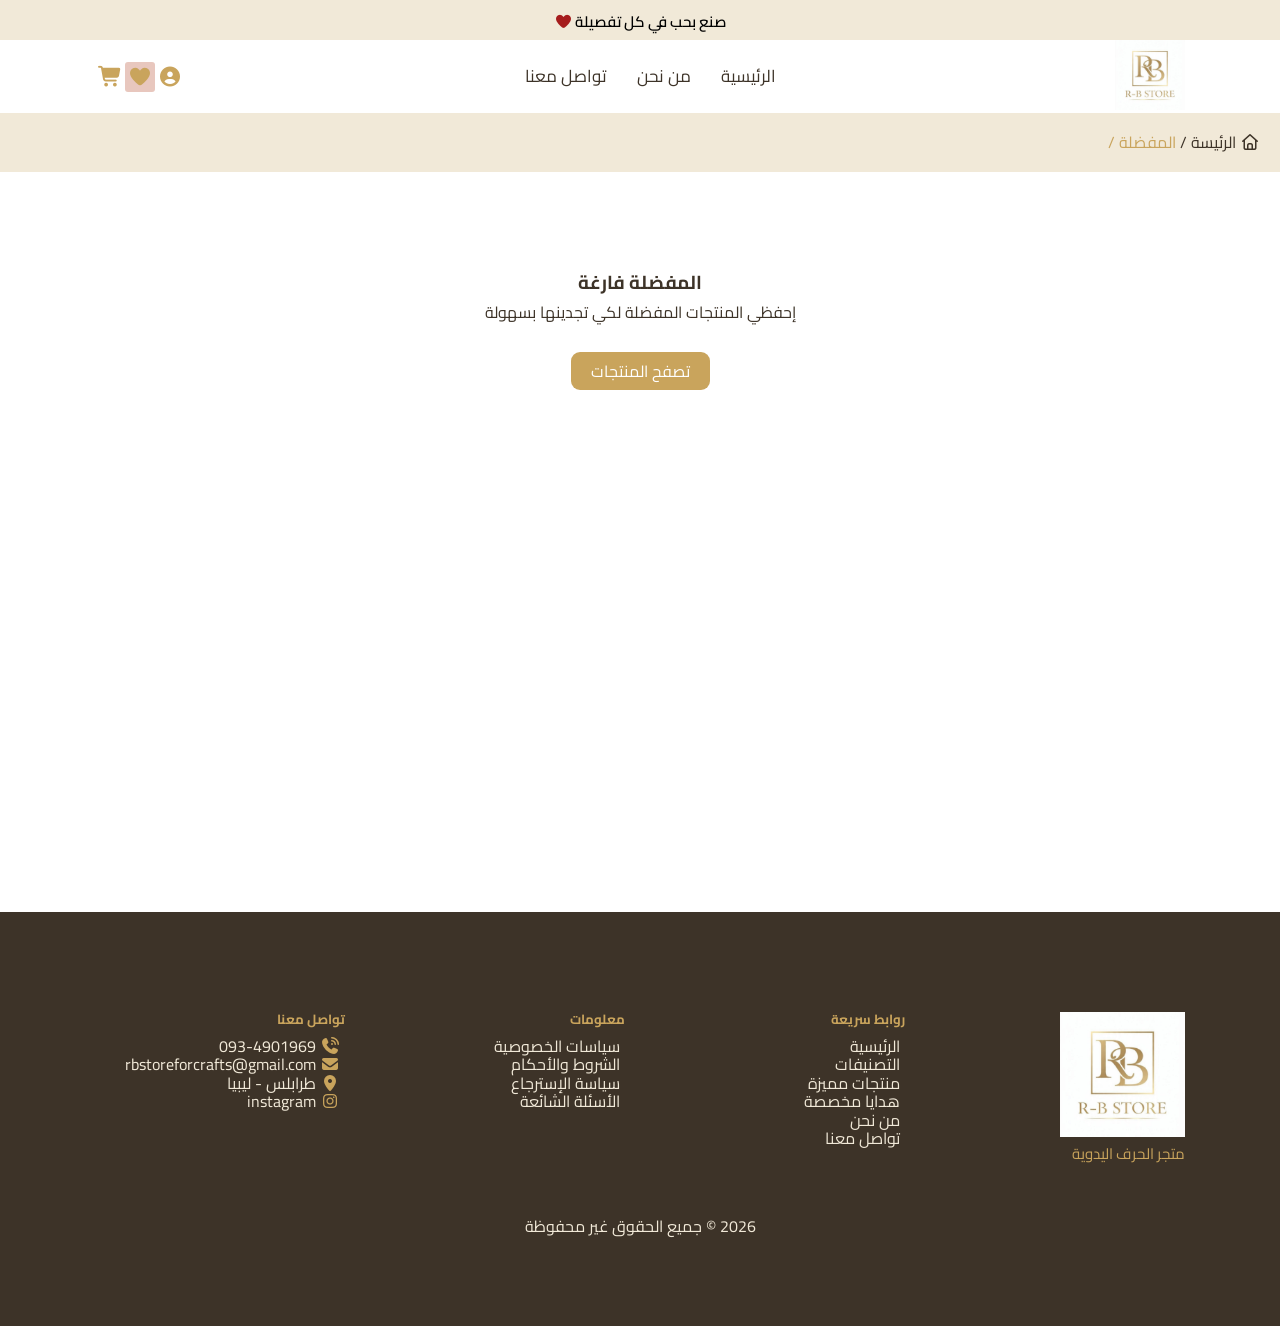
<file: pages/favorite.html>
<!DOCTYPE html>
<html lang="en">

<head>
    <meta charset="UTF-8">
    <meta name="viewport" content="width=device-width, initial-scale=1.0">
    <!-- Normalize CSS -->
    <link rel="stylesheet" href="../css_files/Normalize.css">
    <!-- Font Awesome library -->
    <link rel="stylesheet" href="../css_files/all.min.css">
    <!-- Google Fonts -->
    <link rel="preconnect" href="https://fonts.googleapis.com" />
    <link rel="preconnect" href="https://fonts.gstatic.com" crossorigin />
    <link href="https://fonts.googleapis.com/css2?family=Cairo:wght@300;400;700#038;display=swap" rel="stylesheet" />
    <!-- Main CSS File -->
    <link rel="stylesheet" href="../css_files/components.css">
    <link rel="stylesheet" href="../css_files/checkout.css">
    <title>Favorite</title>
</head>

<body>
    <div class="main-header">
        صنع بحب في كل تفصيلة <i class="fa fa-heart" style="color: #a51c1c;"></i>
    </div>
    <!-- Start Header -->
    <header>
        <div class="container">
            <a href="index.html" class="logo"><img src="../pic/logo.jpg" alt="logo"></a>
            <i class="fa-solid fa-magnifying-glass"></i>
            <i class="fa-solid fa-bars bar"></i>
            <ul class="main-nav">
                <li><a href="../index.html">الرئيسية</a></li>
                <li><a href="#who-we-are">من نحن</a></li>
                <li><a href="#contact-us">تواصل معنا</a></li>
            </ul>
            <div class="icons">
                <a href="log-in.html"><i class="fa fa-circle-user"></i></a>
                <a href="favorite.html"><i class="active fa fa-heart"></i></a>
                <a href="cart.html"><i class="fa fa-cart-shopping"></i></a>
            </div>
        </div>
        <!-- End Header -->
        <!-- Start Fixed bar -->
        <div class="fixed-bar">
            <div class="icons">
                <a href="../index.html"><i class="fa-solid fa-house"></i></a>
                <a href="favorite.html"><i class="active fa fa-heart"></i></a>
                <a href="cart.html"><i class="fa fa-cart-shopping"></i></a>
                <a href="log-in.html"><i class="fa fa-circle-user"></i></a>
            </div>
        </div>
    </header>
    <!-- End Fixed bar -->
    <!-- Start Path -->
    <div class="path">
        <i class="fa-regular fa-house"></i>
        <a href="../index.html">الرئيسة /</a>
        <a href="favorite.html" class="active"> المفضلة /</a>
    </div>
    <!-- End Path -->
    <!-- Start Favorite Section -->
    <section class="favorite">
        <div class="flex-container">
            <div class="container">
                <div class="text">
                    <h3>المفضلة فارغة</h3>
                    <p>إحفظي المنتجات المفضلة لكي تجدينها بسهولة</p>
                    <div class="special-button">
                        <a href="../Categories/key-chains.html">تصفح المنتجات</a>
                    </div>
                </div>
            </div>
        </div>
    </section>
    <!-- End Favorite Section -->
    <!-- Start Footer -->
    <footer>
        <div class="container">
            <div class="store">
                <a href="../index.html">
                    <img src="../pic/logo.jpg" alt="">
                    <figcaption>
                        متجر الحرف اليدوية
                    </figcaption>
                </a>
            </div>
            <div class="fast-links">
                <h5>روابط سريعة</h5>
                <ul>
                    <li><a href="../index.html">الرئيسية</a></li>
                    <li><a href="../Categories/key-chains.html">التصنيفات</a></li>
                    <li><a href="#special-products">منتجات مميزة</a></li>
                    <li><a href="#gifts">هدايا مخصصة</a></li>
                    <li><a href="#who-we-are">من نحن</a></li>
                    <li><a href="#contact-us">تواصل معنا</a></li>
                </ul>
            </div>
            <div class="info">
                <h5>معلومات</h5>
                <ul>
                    <li><a href="#">سياسات الخصوصية</a></li>
                    <li><a href="#">الشروط والأحكام</a></li>
                    <li><a href="#">سياسة الإسترجاع</a></li>
                    <li><a href="#">الأسئلة الشائعة</a></li>
                </ul>
            </div>
            <div class="contact-us" id="contact-us">
                <h5>تواصل معنا</h5>
                <ul>
                    <li>
                        <i class="fa-solid fa-phone-volume"></i>
                        <a href="#">
                            093-4901969
                        </a>
                    </li>
                    <li>
                        <i class="fa-solid fa-envelope"></i>
                        <a href="http://rbstoreforcrafts@gmail.com">
                            rbstoreforcrafts@gmail.com
                        </a>
                    </li>
                    <li>
                        <i class="fa-solid fa-location-dot"></i>
                        <a href="https://maps.app.goo.gl/wJtu1ViVaphEcVaw6">
                            طرابلس - ليبيا
                        </a>
                    </li>
                    <li>
                        <i class="fa-brands fa-instagram"></i>
                        <a href="https://www.instagram.com/rb_.store._">
                            instagram
                        </a>
                    </li>
                </ul>
            </div>
        </div>
        <div class="copy-right">
            2026 &copy; جميع الحقوق غير محفوظة
        </div>
    </footer>
    <!-- End Footer -->
</body>

</html>
</file>
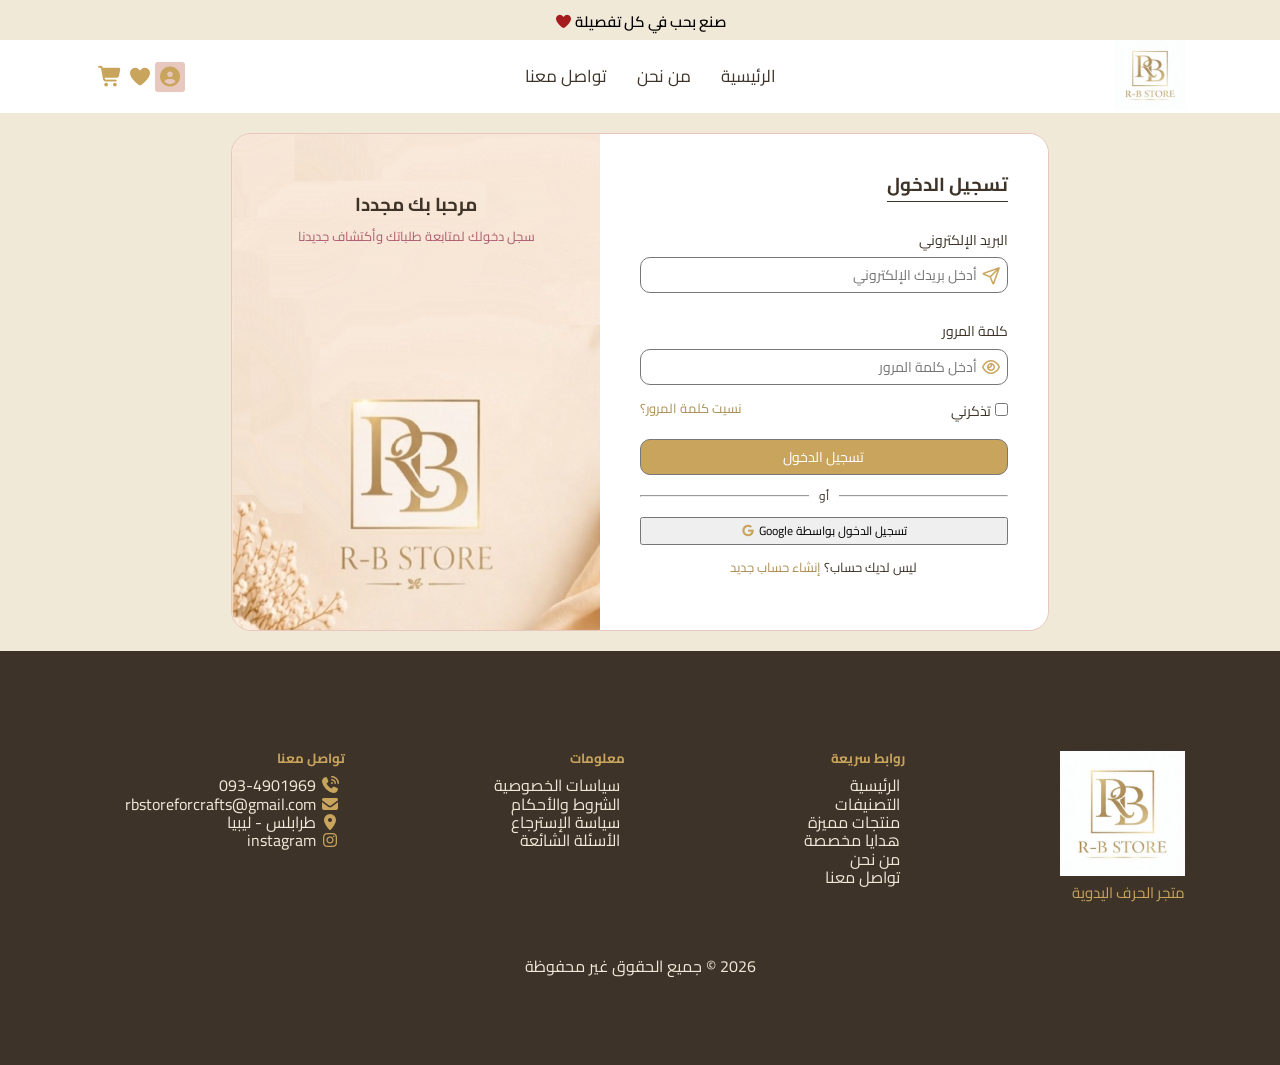
<file: pages/log-in.html>
<!DOCTYPE html>
<html lang="en">

<head>
    <meta charset="UTF-8">
    <meta name="viewport" content="width=device-width, initial-scale=1.0">
    <!-- Normalize CSS -->
    <link rel="stylesheet" href="../css_files/Normalize.css">
    <!-- Font Awesome library -->
    <link rel="stylesheet" href="../css_files/all.min.css">
    <!-- Google Fonts -->
    <link rel="preconnect" href="https://fonts.googleapis.com" />
    <link rel="preconnect" href="https://fonts.gstatic.com" crossorigin />
    <link href="https://fonts.googleapis.com/css2?family=Cairo:wght@300;400;700#038;display=swap" rel="stylesheet" />
    <!-- Main CSS File -->
    <link rel="stylesheet" href="../css_files/components.css">
    <link rel="stylesheet" href="../css_files/account.css">
    <title>log-in</title>
</head>

<body>
    <div class="main-header">
        صنع بحب في كل تفصيلة <i class="fa fa-heart" style="color: #a51c1c;"></i>
    </div>
    <!-- Start Header -->
    <header>
        <div class="container">
            <a href="index.html" class="logo"><img src="../pic/logo.jpg" alt="logo"></a>
            <i class="fa-solid fa-magnifying-glass"></i>
            <i class="fa-solid fa-bars bar"></i>
            <ul class="main-nav">
                <li><a href="../index.html">الرئيسية</a></li>
                <li><a href="#who-we-are">من نحن</a></li>
                <li><a href="#contact-us">تواصل معنا</a></li>
            </ul>
            <div class="icons">
                <a href="log-in.html"><i class="active fa fa-circle-user"></i></a>
                <a href="favorite.html"><i class="fa fa-heart"></i></a>
                <a href="cart.html"><i class="fa fa-cart-shopping"></i></a>
            </div>
        </div>
        <!-- End Header -->
        <!-- Start Fixed bar -->
        <div class="fixed-bar">
            <div class="icons">
                <a href="../index.html"><i class="fa-solid fa-house"></i></a>
                <a href="favorite.html"><i class="fa fa-heart"></i></a>
                <a href="cart.html"><i class="fa fa-cart-shopping"></i></a>
                <a href="log-in.html"><i class="active fa fa-circle-user"></i></a>
            </div>
        </div>
    </header>
    <!-- End Fixed bar -->
    <!-- Start Log In Section -->
    <section>
        <div class="container">
            <div class="box">
                <div class="image">
                    <div class="text">
                        <h3>مرحبا بك مجددا</h3>
                        <p>سجل دخولك لمتابعة طلباتك وأكتشاف جديدنا</p>
                    </div>
                </div>
                <div class="info">
                    <h3>تسجيل الدخول</h3>
                    <form name="log-in">
                        <label for="your-email">البريد الإلكتروني</label>
                        <i class="fa-regular fa-paper-plane"></i>
                        <input type="email" id="your-email" name="email" placeholder="أدخل بريدك الإلكتروني" required>
                        <label for="your-password">كلمة المرور</label>
                        <i class="fa-regular fa-eye"></i>
                        <input type="text" id="your-password" name="password" placeholder="أدخل كلمة المرور" required>
                        <div class="password">
                            <div class="remember">
                                <input type="checkbox" id=" remember">
                                <label for="remember">تذكرني</label>
                            </div>
                            <a href="#">نسيت كلمة المرور؟</a>
                        </div>
                        <input class="special-button" type="submit" value="تسجيل الدخول">
                        <hr>
                    </form>
                    <button>
                        تسجيل الدخول بواسطة Google
                        <i class="fa-brands fa-google"></i>
                    </button>
                    <div class="do-you">
                        ليس لديك حساب؟
                        <a href="sign-in.html">إنشاء حساب جديد</a>
                    </div>
                </div>
            </div>
        </div>
    </section>
    <!-- End Log In Section -->
    <!-- Start Footer -->
    <footer>
        <div class="container">
            <div class="store">
                <a href="../index.html">
                    <img src="../pic/logo.jpg" alt="">
                    <figcaption>
                        متجر الحرف اليدوية
                    </figcaption>
                </a>
            </div>
            <div class="fast-links">
                <h5>روابط سريعة</h5>
                <ul>
                    <li><a href="../index.html">الرئيسية</a></li>
                    <li><a href="../Categories/key-chains.html">التصنيفات</a></li>
                    <li><a href="#special-products">منتجات مميزة</a></li>
                    <li><a href="#gifts">هدايا مخصصة</a></li>
                    <li><a href="#who-we-are">من نحن</a></li>
                    <li><a href="#contact-us">تواصل معنا</a></li>
                </ul>
            </div>
            <div class="info">
                <h5>معلومات</h5>
                <ul>
                    <li><a href="#">سياسات الخصوصية</a></li>
                    <li><a href="#">الشروط والأحكام</a></li>
                    <li><a href="#">سياسة الإسترجاع</a></li>
                    <li><a href="#">الأسئلة الشائعة</a></li>
                </ul>
            </div>
            <div class="contact-us" id="contact-us">
                <h5>تواصل معنا</h5>
                <ul>
                    <li>
                        <i class="fa-solid fa-phone-volume"></i>
                        <a href="#">
                            093-4901969
                        </a>
                    </li>
                    <li>
                        <i class="fa-solid fa-envelope"></i>
                        <a href="http://rbstoreforcrafts@gmail.com">
                            rbstoreforcrafts@gmail.com
                        </a>
                    </li>
                    <li>
                        <i class="fa-solid fa-location-dot"></i>
                        <a href="https://maps.app.goo.gl/wJtu1ViVaphEcVaw6">
                            طرابلس - ليبيا
                        </a>
                    </li>
                    <li>
                        <i class="fa-brands fa-instagram"></i>
                        <a href="https://www.instagram.com/rb_.store._">
                            instagram
                        </a>
                    </li>
                </ul>
            </div>
        </div>
        <div class="copy-right">
            2026 &copy; جميع الحقوق غير محفوظة
        </div>
    </footer>
    <!-- End Footer -->
</body>
</html>
</file>
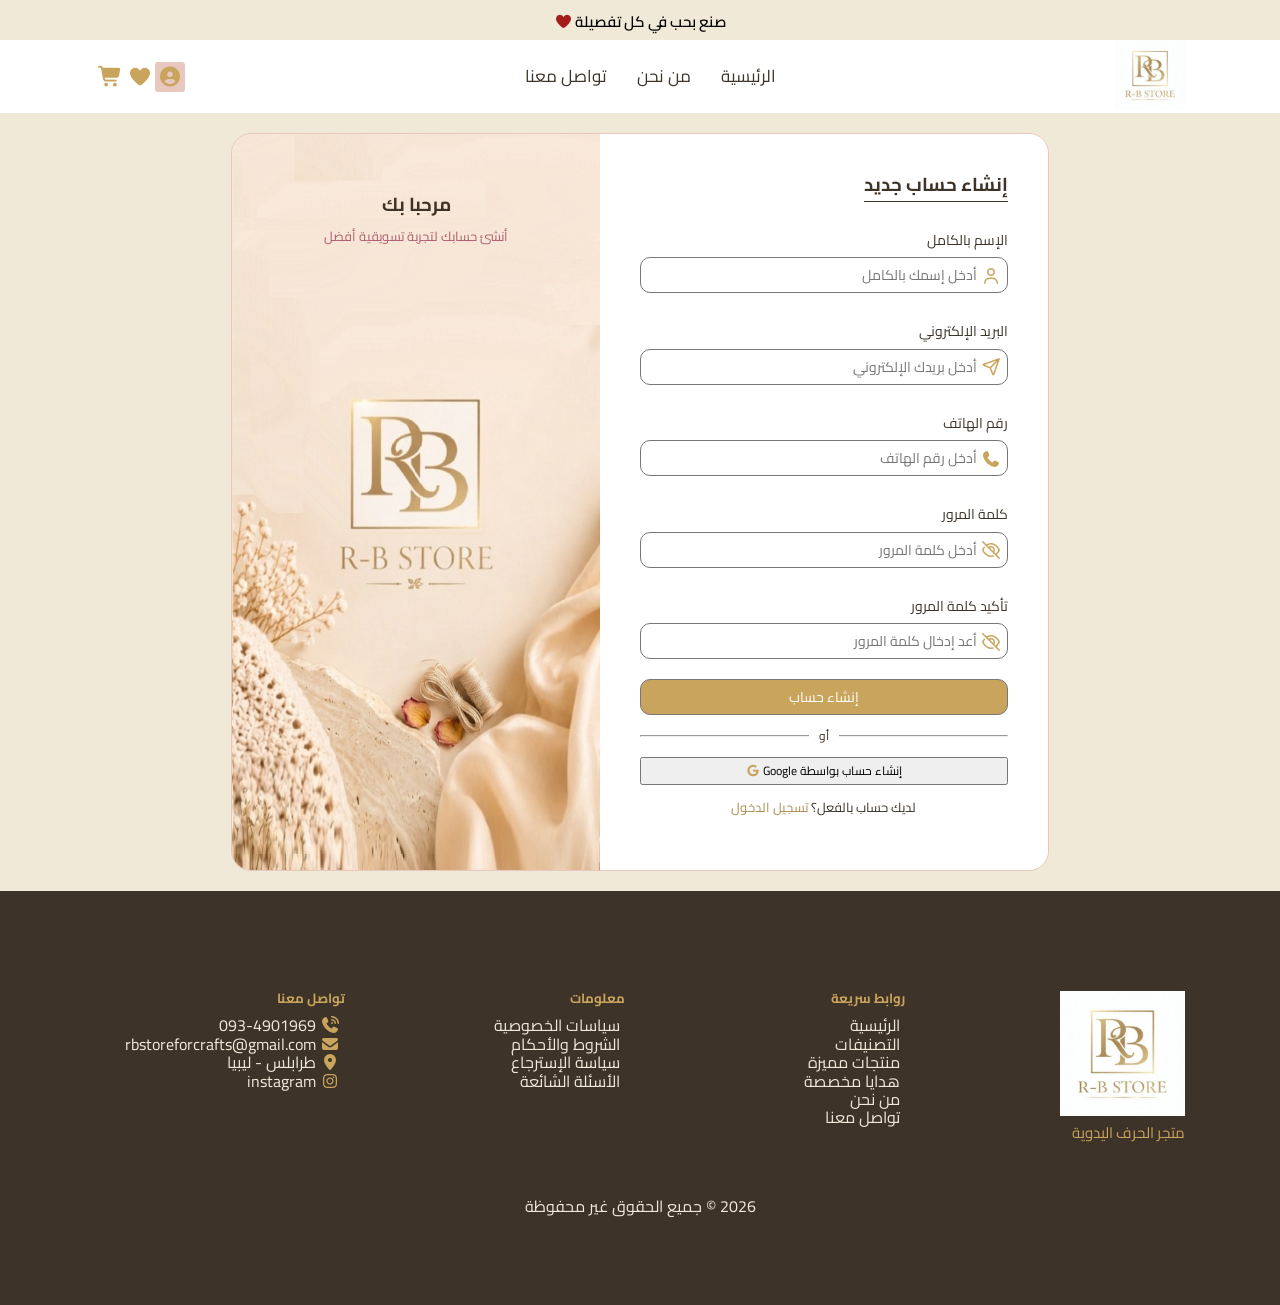
<file: pages/sign-in.html>
<!DOCTYPE html>
<html lang="en">

<head>
    <meta charset="UTF-8">
    <meta name="viewport" content="width=device-width, initial-scale=1.0">
    <!-- Normalize CSS -->
    <link rel="stylesheet" href="../css_files/Normalize.css">
    <!-- Font Awesome library -->
    <link rel="stylesheet" href="../css_files/all.min.css">
    <!-- Google Fonts -->
    <link rel="preconnect" href="https://fonts.googleapis.com" />
    <link rel="preconnect" href="https://fonts.gstatic.com" crossorigin />
    <link href="https://fonts.googleapis.com/css2?family=Cairo:wght@300;400;700#038;display=swap" rel="stylesheet" />
    <!-- Main CSS File -->
    <link rel="stylesheet" href="../css_files/components.css">
    <link rel="stylesheet" href="../css_files/account.css">
    <title>sign-in</title>
</head>

<body>
    <div class="main-header">
        صنع بحب في كل تفصيلة <i class="fa fa-heart" style="color: #a51c1c;"></i>
    </div>
    <!-- Start Header -->
    <header>
        <div class="container">
            <a href="index.html" class="logo"><img src="../pic/logo.jpg" alt="logo"></a>
            <i class="fa-solid fa-magnifying-glass"></i>
            <i class="fa-solid fa-bars bar"></i>
            <ul class="main-nav">
                <li><a href="../index.html">الرئيسية</a></li>
                <li><a href="#who-we-are">من نحن</a></li>
                <li><a href="#contact-us">تواصل معنا</a></li>
            </ul>
            <div class="icons">
                <a href="log-in.html"><i class="active fa fa-circle-user"></i></a>
                <a href="favorite.html"><i class="fa fa-heart"></i></a>
                <a href="cart.html"><i class="fa fa-cart-shopping"></i></a>
            </div>
        </div>
        <!-- End Header -->
        <!-- Start Fixed bar -->
        <div class="fixed-bar">
            <div class="icons">
                <a href="../index.html"><i class="fa-solid fa-house"></i></a>
                <a href="favorite.html"><i class="fa fa-heart"></i></a>
                <a href="cart.html"><i class="fa fa-cart-shopping"></i></a>
                <a href="log-in.html"><i class="active fa fa-circle-user"></i></a>
            </div>
        </div>
    </header>
    <!-- End Fixed bar -->
    <!-- Start Sign In Section -->
    <section>
        <div class="container">
            <div class="box">
                <div class="image">
                    <div class="text">
                        <h3>مرحبا بك</h3>
                        <p>أنشئ حسابك لتجربة تسويقية أفضل</p>
                    </div>
                </div>
                <div class="info">
                    <h3>إنشاء حساب جديد</h3>
                    <form name="sign-in">
                        <label for="your-full-name">الإسم بالكامل</label>
                        <i class="fa-regular fa-user"></i>
                        <input type="text" id="your-full-name" name="name" placeholder="أدخل إسمك بالكامل" required>
                        <label for="your-email">البريد الإلكتروني</label>
                        <i class="fa-regular fa-paper-plane"></i>
                        <input type="email" id="your-email" name="email" placeholder="أدخل بريدك الإلكتروني">
                        <label for="your-phone">رقم الهاتف</label>
                        <i class="fa-solid fa-phone"></i>
                        <input type="text" id="your-phone" name="phone" placeholder="أدخل رقم الهاتف" required>
                        <label for="your-password">كلمة المرور</label>
                        <i class="fa-regular fa-eye-slash"></i>
                        <input type="password" id="your-password" name="password" placeholder="أدخل كلمة المرور"
                            required>
                        <label for="your-password-again">تأكيد كلمة المرور</label>
                        <i class="fa-regular fa-eye-slash"></i>
                        <input type="password" id="your-password-again" name="password" placeholder="أعد إدخال كلمة المرور"
                            required>
                        <input class="special-button" type="submit" value="إنشاء حساب">
                        <hr>
                    </form>
                    <button>
                        إنشاء حساب بواسطة Google
                        <i class="fa-brands fa-google"></i>
                    </button>
                    <div class="do-you">
                        لديك حساب بالفعل؟
                        <a href="log-in.html">تسجيل الدخول</a>
                    </div>
                </div>
            </div>
        </div>
    </section>
    <!-- End Sign In Section -->
    <!-- Start Footer -->
    <footer>
        <div class="container">
            <div class="store">
                <a href="../index.html">
                    <img src="../pic/logo.jpg" alt="">
                    <figcaption>
                        متجر الحرف اليدوية
                    </figcaption>
                </a>
            </div>
            <div class="fast-links">
                <h5>روابط سريعة</h5>
                <ul>
                    <li><a href="../index.html">الرئيسية</a></li>
                    <li><a href="../Categories/key-chains.html">التصنيفات</a></li>
                    <li><a href="#special-products">منتجات مميزة</a></li>
                    <li><a href="#gifts">هدايا مخصصة</a></li>
                    <li><a href="#who-we-are">من نحن</a></li>
                    <li><a href="#contact-us">تواصل معنا</a></li>
                </ul>
            </div>
            <div class="info">
                <h5>معلومات</h5>
                <ul>
                    <li><a href="#">سياسات الخصوصية</a></li>
                    <li><a href="#">الشروط والأحكام</a></li>
                    <li><a href="#">سياسة الإسترجاع</a></li>
                    <li><a href="#">الأسئلة الشائعة</a></li>
                </ul>
            </div>
            <div class="contact-us" id="contact-us">
                <h5>تواصل معنا</h5>
                <ul>
                    <li>
                        <i class="fa-solid fa-phone-volume"></i>
                        <a href="#">
                            093-4901969
                        </a>
                    </li>
                    <li>
                        <i class="fa-solid fa-envelope"></i>
                        <a href="http://rbstoreforcrafts@gmail.com">
                            rbstoreforcrafts@gmail.com
                        </a>
                    </li>
                    <li>
                        <i class="fa-solid fa-location-dot"></i>
                        <a href="https://maps.app.goo.gl/wJtu1ViVaphEcVaw6">
                            طرابلس - ليبيا
                        </a>
                    </li>
                    <li>
                        <i class="fa-brands fa-instagram"></i>
                        <a href="https://www.instagram.com/rb_.store._">
                            instagram
                        </a>
                    </li>
                </ul>
            </div>
        </div>
        <div class="copy-right">
            2026 &copy; جميع الحقوق غير محفوظة
        </div>
    </footer>
    <!-- End Footer -->
</body>

</html>
</file>
<file: css_files/components.css>
/* Start Variables */
:root {
    --main-color: #C9A45C;
    --darker-main-color: #aa8d53;
    --secion-backgournd-color: #F1E9D8;
    --header-text-color: #3D3328;
    --text-color: #777;
    --special-color: #ad5c70;
    --second-special-color: #E8C7BE;
    --transition: 0.3s;
    --transparent-color: rgba(255, 255, 255, 0.61);
    --section-padding: 100px;
    --box-shadow: 0 12px 20px 0 rgb(0 0 0 / 13%), 0 2px 4px 0 rgb(0 0 0 / 12%);
    --font-awesome: 'Font Awesome 7 Free';
}

/* End Variables */
/* Start Gobal Rules */
* {
    -webkit-box-sizing: border-box;
    -moz-box-sizing: border-box;
    box-sizing: border-box;
    padding: 0;
    margin: 0;
}

body {
    font-family: "Cairo", sans-serif;
    direction: rtl;
    background-color: var(--secion-backgournd-color);
}

ul {
    list-style: none;
}

a {
    text-decoration: none;
}

html {
    scroll-behavior: smooth;
}

.container {
    padding: 0 40px;
    margin: 0 auto;
}

/* small */
@media (min-width: 768px) {
    .container {
        width: 740px;
    }
}

/* medium */
@media (min-width: 992px) {
    .container {
        width: 970px;
    }
}

/* large */
@media (min-width: 1200px) {
    .container {
        width: 1170px;
    }
}

/* End Gobal Rules */
/* Start Components */
h1,
h2,
h3,
h4,
h5,
h6 {
    color: var(--header-text-color);
}

p {
    color: var(--header-text-color);
}

/* for buttons that does not have 'a' */
input.special-button {
    display: block;
    background-color: var(--main-color);
    color: white;
    width: fit-content;
    padding: 10px 20px;
    border-radius: 9px;
    margin: 15px 5px;
}

/* for buttons that has 'a' */
.special-button a {
    display: block;
    background-color: var(--main-color);
    color: white;
    width: fit-content;
    padding: 10px 20px;
    border-radius: 9px;
    margin: 15px 5px;
}

.special-button a:hover {
    background-color: var(--darker-main-color);
}

.flex-container {
    padding-top: var(--section-padding);
    padding-bottom: var(--section-padding);
    background-color: white;
}

.flex-container .container .boxes {
    display: flex;
    gap: 30px;
    flex-wrap: wrap;
    background-color: white;
}

.special-box {
    flex-basis: 200px;
    padding: 5px;
    height: fit-content;
    background-color: var(--secion-backgournd-color);
    border-radius: 5px;
    position: relative;
    overflow: hidden;
    transition: var(--transition);
    box-shadow: var(--box-shadow);
}

.special-box::before {
    font-family: var(--font-awesome);
    font-size: 400;
    content: "\f004";
    color: var(--header-text-color);
    background-color: var(--secion-backgournd-color);
    padding: 5px;
    border-radius: 3px;
    position: absolute;
    top: 10px;
    right: 10px;
    z-index: 2;
    cursor: pointer;
}

.special-box>i {
    color: var(--special-color);
    position: absolute;
    right: 13px;
    top: 16px;
    z-index: -1;
}

.special-box:hover>i {
    z-index: 5;
    cursor: pointer;
}

.special-box:hover {
    transform: translateY(-10px);
}

.special-box img {
    max-width: 100%;
    border-radius: 5px;
}

.special-box:hover img {
    filter: blur(1px);
}

.special-box .text {
    text-align: right;
}

.special-box .text h2 {
    font-size: 15px;
    color: var(--header-text-color);
    margin: 10px auto;
}

.special-box .text p {
    font-size: 11px;
    margin: 10px auto;
    color: var(--text-color);
}

.special-box .text span {
    margin: 10px;
    color: var(--special-color);
}

.special-box .special-button a {
    width: 100%;
    padding: 7px;
    text-align: center;
    font-size: 13px;
    margin: 15px auto;
}

/* Start Path */
.path {
    margin: 20px;
}

.path,
.path a {
    color: var(--header-text-color);
}

.path .active {
    color: var(--main-color);
}

/* End Path */
/* End Components */
/* Start Header */
.main-header {
    background-color: var(--secion-backgournd-color);
    text-align: center;
    height: 40px;
    padding: 13px 0;
    font-size: 15px;
    font-weight: 600;
}

header {
    background-color: white;
}

header .container {
    display: flex;
    justify-content: space-between;
    align-items: center;
    position: relative;
}

header .container .logo img {
    width: 70px;
    cursor: pointer;
}

header .container .main-nav {
    display: flex;
}

header .container .main-nav li a {
    color: var(--header-text-color);
    display: flex;
    align-items: center;
    font-size: 17px;
    height: 70px;
    padding: 0 15px;
    position: relative;
}

header .container .main-nav li a.active {
    color: var(--main-color);
    border-bottom: 1px solid var(--main-color);
}

header .container .main-nav li :hover {
    color: var(--main-color);
    border-bottom: 1px solid var(--main-color);
}

header .container .icons {
    display: flex;
}

header .container .icons i {
    display: flex;
}

header .container .bar,
header .container .fa-magnifying-glass,
header .container .icons i {
    align-items: center;
    justify-content: center;
    color: var(--main-color);
    width: 30px;
    height: 30px;
    font-size: 20px;
    border-radius: 3px;
    cursor: pointer;
}

header i:hover {
    background-color: var(--second-special-color);
}

header i.active {
    background-color: var(--second-special-color);
}

header .container .bar,
header .container .fa-magnifying-glass {
    display: none;
    padding: 30px;
    color: var(--main-color);
    font-size: 20px;
}

header .container .fa-magnifying-glass {
    margin-right: auto;
}

@media (max-width: 767px) {

    header .container .icons i {
        display: none;
    }

    header .container .bar,
    header .container .fa-magnifying-glass {
        display: flex;
    }
}

header .container .bar:hover+ul {
    display: flex;
    flex-direction: column;
    position: absolute;
    right: 0%;
    top: 100%;
    width: 100%;
    background-color: var(--transparent-color);
    z-index: 4;
}

/* End Header */
/* Start Fixed bar */
.fixed-bar {
    visibility: hidden;
    position: fixed;
    bottom: 0;
    width: 100%;
    height: 50px;
    background-color: white;
    z-index: 100;
}

.fixed-bar .icons {
    text-align: center;
}

.fixed-bar .icons i {
    color: var(--main-color);
    font-size: 20px;
    padding: 15px 35px;
}

@media (max-width: 767px) {
    header .container .main-nav {
        display: none;
    }

    .fixed-bar {
        visibility: visible;
    }
}

/* End Fixed bar */
/* Start Advantages Section */
.advantages {
    background: white;
    display: grid;
    grid-template-columns: repeat(auto-fit, minmax(300px, 1fr));
}

.advantages .advantage {
    display: flex;
    padding: 45px 20px;
    align-items: center;
    justify-content: center;
    border-top: 1px solid var(--second-special-color);
}

.advantages .advantage:not(.advantage:last-child) {
    border-left: 1px solid var(--second-special-color);
}

.advantages .advantage i {
    color: var(--main-color);
    font-size: 50px;
}

.advantages .advantage .text {
    text-align: center;
    padding: 0 15px;
}

.advantages .advantage .text h2 {
    font-size: 20px;
    color: var(--header-text-color);

}

.advantages .advantage .text P {
    padding: 5px 0;
    font-size: 15px;
    color: var(--text-color);
}

/* End Advantages Section */
/* Start Registration Secion */
.registration {
    padding-top: calc(var(--section-padding) - 50px);
    padding-bottom: calc(var(--section-padding) - 50px);
    background-color: var(--main-color);
}

.registration .container {
    display: flex;
    justify-content: space-around;
    align-items: center;
    flex-wrap: wrap;
    text-align: center;
}

.registration .container .text {
    color: var(--header-text-color);
}

.registration .container .text p {
    margin: 5px 0;
}

.registration .container form,
.registration .container form .email {
    position: relative;
    margin: 10px;
}

.registration .container form i {
    color: var(--main-color);
    position: absolute;
    top: 50%;
    right: 15px;
    transform: translateY(-50%);
}

.registration .container form input:focus {
    outline: none;
}

.registration .container form input,
.registration .container form button {
    width: 270px;
    border-radius: 20px;
    border: none;
    padding: 12px 38px 12px 30px;
    color: var(--header-text-color);
    cursor: pointer;
}

@media (min-width: 992px) {
    .registration .container form button {
        position: absolute;
        padding: 12px 20px;
        width: 110px;
        top: 50%;
        left: -20%;
        transform: translateY(-50%);
    }
}

/* End Registration Secion */
/* Start Footer */
footer {
    background-color: var(--header-text-color);
    padding-top: var(--section-padding);
    padding-bottom: 80px;
}

footer .container {
    display: grid;
    grid-template-columns: repeat(auto-fit, minmax(200px, 1fr));
    gap: 30px;
    text-align: right;
}

footer .container .store a img {
    max-width: 50%;
}

footer .container .store a figcaption {
    font-size: 15px;
    margin: 5px 0;
    color: var(--main-color);
}

footer .container h5 {
    color: var(--main-color);
}

footer .container ul {
    margin: 10px 5px;
    color: var(--main-color);
}

footer .container ul li a {
    color: var(--secion-backgournd-color);
}

footer .container ul a:hover {
    color: var(--special-color);
}

footer .copy-right {
    margin: 50px auto 10px;
    text-align: center;
    color: var(--secion-backgournd-color);
}

@media (max-width: 768px) {
    footer .container {
        text-align: center;
    }
}

/* End Footer */
</file>
<file: css_files/home.css>
/* Start Variables */
:root {
    --main-color: #C9A45C;
    --darker-main-color: #aa8d53;
    --secion-backgournd-color: #F1E9D8;
    --header-text-color: #3D3328;
    --text-color: #777;
    --special-color: #ad5c70;
    --second-special-color: #E8C7BE;
    --transition: 0.3s;
    --transparent-color: rgba(255, 255, 255, 0.61);
    --section-padding: 100px;
    --box-shadow: 0 12px 20px 0 rgb(0 0 0 / 13%), 0 2px 4px 0 rgb(0 0 0 / 12%);
    --font-awesome: 'Font Awesome 7 Free';
}

/* End Variables */
/* ----------------Start Main Page---------------- */
/* Start Components */
.main-heading {
    justify-content: center;
    display: flex;
    align-items: center;
    position: relative;
    border-bottom: 1px solid var(--header-text-color);
    padding-bottom: 40px;
    color: var(--header-text-color);
    font-size: 20px;
    margin-bottom: 30px;
}

.main-heading i {
    color: var(--header-text-color);
    font-size: 12px;
    margin: 0 12px;
}

/* End Components */
/* Start Hero Section */
.hero-section {
    min-height: 80vh;
    background-size: cover;
    -webkit-animation: change-background 9s infinite;
    -moz-animation: change-background 9s infinite;
    animation: change-background 9s infinite;
}

@keyframes change-background {
    0% {
        background-image: url('../pic/hero-section1.jpg');
    }

    33% {
        background-image: url('../pic/hero-section2.jpg');
    }

    66% {
        background-image: url('../pic/hero-section3.jpg');
    }

    100% {
        background-image: url('../pic/hero-section1.jpg');
    }
}

.hero-section {
    position: relative;
}

.hero-section::before {
    content: "";
    position: absolute;
    top: 0%;
    left: 0%;
    height: 100%;
    width: 100%;
    background-color: rgba(255, 255, 255, 0.185);
}

.hero-section .content {
    padding: 30px;
    padding-right: 130px;
    position: absolute;
    right: 0;
    top: 50%;
    transform: translateY(-50%);
    background-color: var(--transparent-color);
}

.hero-section .content .text {
    width: 70%;
}

@media (max-width: 767px) {
    .hero-section .content {
        padding-right: 30px;
    }

    .hero-section .content .text {
        margin: auto;
        text-align: center;
    }

    .hero-section .content .special-button a {
        margin: 15px auto;
    }
}

.hero-section .content .text h2 {
    font-size: 30px;
    line-height: 1.2;
    color: var(--header-text-color);
}

.hero-section .content .text h2 span {
    color: var(--special-color)
}

.hero-section .content .text p {
    margin-top: 12px;
    font-size: 17px;
    color: var(--header-text-color);
}

.hero-section .bullets {
    display: flex;
    align-items: center;
    justify-content: space-between;
    position: absolute;
    bottom: 10px;
    left: 50%;
    transform: translateX(-50%);
}

.hero-section .bullets span {
    width: 10px;
    height: 10px;
    border: 1px solid var(--special-color);
    border-radius: 50%;
    margin: 3px;
}

.hero-section .bullets span:first-child {
    -webkit-animation: bullet1 9s infinite;
    -moz-animation: bullet1 9s infinite;
    animation: bullet1 9s infinite;
}

@keyframes bullet1 {

    0%,
    33% {
        background-color: var(--special-color);
    }
}

.hero-section .bullets span:nth-child(2) {
    -webkit-animation: bullet2 9s 3s infinite;
    -moz-animation: bullet2 9s 3s infinite;
    animation: bullet2 9s 3s infinite;
}

@keyframes bullet2 {

    0%,
    33% {
        background-color: var(--special-color);
    }
}

.hero-section .bullets span:last-child {
    -webkit-animation: bullet3 9s 6s infinite;
    -moz-animation: bullet3 9s 6s infinite;
    animation: bullet3 9s 6s infinite;
}

@keyframes bullet3 {

    0%,
    33% {
        background-color: var(--special-color);
    }
}

/* End Hero Section */
/* Start Categories */
.categories {
    padding-top: var(--section-padding);
    padding-bottom: var(--section-padding);
}

.categories .container {
    display: grid;
    grid-template-columns: repeat(auto-fill, minmax(200px, 1fr));
    gap: 50px 30px;
    text-align: center;
}

.categories .container .categorie {
    padding: 20px;
    background-color: white;
    border-radius: 20px;
    cursor: pointer;
    display: flex;
    justify-content: center;
    align-items: center;
    flex-direction: column;
    position: relative;
}

.categories .container .categorie::before,
.categories .container .categorie::after {
    content: '';
    position: absolute;
    width: 0;
    height: 3px;
    background-color: var(--main-color);
    transform: translateX(-50%);
    transition: var(--transition);
}

.categories .container .categorie::before {
    top: 0;
    left: 50%;
}

.categories .container .categorie::after {
    bottom: 0;
    left: 50%;
}

.categories .container .categorie:hover::after,
.categories .container .categorie:hover::before {
    width: 90%;
}

.categories .container .categorie .image {
    position: relative;
    width: fit-content;
}

.categories .container .categorie .image::before {
    content: "المزيد من العروض";
    opacity: 0;
    position: absolute;
    display: flex;
    align-items: center;
    justify-content: center;
    top: 50%;
    left: 50%;
    font-size: 20px;
    font-weight: bold;
    transform: translate(-50%, -50%);
    height: 50%;
    width: 100%;
    color: white;
    border-radius: 33px;
    background-color: var(--special-color);
    opacity: 0;
    z-index: 5;
    transition: var(--transition);
}

.categories .container .categorie:hover .image::before {
    opacity: 0.8;
}

.categories .container .categorie .image img {
    width: 150px;
    border-radius: 50%;
    transition: var(--transition);
}

.categories .container .categorie:hover img {
    transform: scale(1.05);
    filter: grayscale(1);
}

.categories .container .categorie h3 {
    font-weight: bold;
    margin-top: 30px;
    color: var(--header-text-color);
}

.categories .special-button a {
    margin: 50px auto 0;
    background-color: hsla(345, 33%, 52%, 0.5);
}

.categories .special-button i {
    color: white;
    font-size: 14px;
    margin: 0 3px;
}

/* End Categories */
/* Start Special Products */
.flex-container .container .boxes {
    justify-content: center;
}
/* End Special Products */
/* Start Gift Section */
.gift-section {
    padding-top: var(--section-padding);
    padding-bottom: var(--section-padding);
    background-image: url('../pic/create\ your\ gift.jpg');
    background-size: cover;
    display: flex;
    justify-content: flex-end;
    align-items: center;
}

.gift-section .content {
    padding: 0 110px;
}

.gift-section .content .text h2 {
    color: var(--header-text-color);
    line-height: 1.6;
}

.gift-section .content .text p {
    color: var(--text-color);
    margin: 15px 0;
    max-width: 400px;
    line-height: 1.6;
}

/* End Gift Section */
/* Start Customer Reviews */
.reviews {
    padding-top: var(--section-padding);
    padding-bottom: var(--section-padding);
}

.reviews .container {
    display: grid;
    grid-template-columns: repeat(auto-fill, minmax(300px, 1fr));
    gap: 30px;
    padding-top: 100px;
}

.reviews .container .box {
    background-color: white;
    text-align: right;
    position: relative;
    padding: 16px 93px 16px 10px;
    box-shadow: var(--box-shadow);
}

.reviews .container .box img {
    width: 28%;
    border-radius: 50%;
    position: absolute;
    border: 10px solid white;
    top: -38%;
    right: -5%;
}

.reviews .container .box .text {
    z-index: 2;
}

.reviews .container .box .text h2 {
    color: var(--header-text-color);
    font-size: 20px;
}

.reviews .container .box .text .stars {
    color: #ebc90f;
    font-size: 13px;
    margin: 5px 0;
}

.reviews .container .box .text q {
    margin: 5px 0;
    color: var(--text-color);
}

@media (max-width: 725px) {
    .reviews .container .box img {
        width: 20%;
        border-radius: 50%;
        position: absolute;
        border: 10px solid white;
        top: 50%;
        right: -5%;
        transform: translateY(-50%);
    }
}

/* End Customer Reviews */
/* ----------------End Main Page---------------- */
</file>
<file: css_files/categories.css>
/* Start Variables */
:root {
    --main-color: #C9A45C;
    --darker-main-color: #aa8d53;
    --secion-backgournd-color: #F1E9D8;
    --header-text-color: #3D3328;
    --text-color: #777;
    --special-color: #ad5c70;
    --second-special-color: #E8C7BE;
    --transition: 0.3s;
    --transparent-color: rgba(255, 255, 255, 0.61);
    --section-padding: 100px;
    --box-shadow: 0 12px 20px 0 rgb(0 0 0 / 13%), 0 2px 4px 0 rgb(0 0 0 / 12%);
    --font-awesome: 'Font Awesome 7 Free';
}

/* End Variables */
/* Start Gobal Rules */
p {
    line-height: 1.4;
}
/* End Gobal Rules */
/* ----------------Start Categories Page---------------- */
/* Start Hero Section */
.hero-section {
    min-height: 30vh;
    background-size: cover;
}

.hero-section {
    position: relative;
}

.hero-section::before {
    content: "";
    position: absolute;
    top: 0%;
    left: 0%;
    height: 100%;
    width: 100%;
    background-color: rgba(255, 255, 255, 0.185);
}

.hero-section .content {
    padding: 30px;
    padding-right: 130px;
    position: absolute;
    right: 0;
    top: 50%;
    transform: translateY(-50%);
    background-color: var(--transparent-color);
}

@media (max-width: 767px) {
    .hero-section .content {
        width: 100%;
        padding-left: 15px;
        padding-right: 15px;
        text-align: center;
    }
}

.hero-section .content .text {
    min-width: 70%;
}

.hero-section .content .text h2 {
    font-size: 30px;
    line-height: 1.2;
    color: var(--header-text-color);
}

.hero-section .content .text h2 span {
    color: var(--special-color)
}

.hero-section .content .text p {
    margin-top: 12px;
    font-size: 17px;
    color: var(--header-text-color);
}

/* End Hero Section */
/* Start Main Heading */
.main-heading {
    color: var(--header-text-color);
    padding: 35px;
    border-top: 1px solid #ccc;
    border-bottom: 1px solid #ccc;
}

.main-heading h2 {
    margin-bottom: 15px;
    padding-bottom: 10px;
    border-bottom: 2px solid var(--header-text-color);
    width: fit-content;
    position: relative;
}

.main-heading h2::before {
    font-family: var(--font-awesome);
    content: "\f004";
    position: absolute;
    background-color: white;
    padding: 4px;
    border-radius: 50%;
    font-size: 12px;
    bottom: -13px;
    right: 50%;
    transform: translateX(50%);
}

/* End Main Heading */
/* Start Categories */
/* Start Choose Categorie */
.flex-container {
    padding-top: 50px;
}

.flex-container .container {
    display: flex;
    flex-direction: row-reverse;
    justify-content: space-between;
}

.flex-container .container .choose {
    display: flex;
    margin-left: -40px;
    flex-direction: column;
    gap: 30px;
    height: fit-content;
    border-radius: 20px;
}

.flex-container .container .choose::before {
    font-family: var(--font-awesome);
    content: "\f054";
    font-weight: 600;
    position: absolute;
    top: 15px;
    right: 10px;
    background-color: var(--secion-backgournd-color);
    color: var(--header-text-color);
    padding: 10px;
    transition: var(--transition);
    display: none;
}

.flex-container .container .choose-categorie {
    background-color: var(--secion-backgournd-color);
    border-radius: inherit;
    width: 180px;
    padding: 10px;
}

.flex-container .container .choose-categorie h3 {
    padding: 15px 5px;
}

.flex-container .container .choose-categorie ul li.active {
    background-color: var(--second-special-color);
}

.flex-container .container .choose-categorie ul li.active a {
    color: var(--special-color);
}

.flex-container .container .choose-categorie ul li a {
    display: block;
    padding: 15px 10px;
    width: 160px;
    color: var(--header-text-color);
    transition: var(--transition);
}

.flex-container .container .choose-categorie ul li a:hover {
    color: var(--special-color);
    background-color: var(--second-special-color);
}

.flex-container .container .choose-categorie ul li a {
    padding-right: 10px;
}

.flex-container .container .choose-categorie ul li:not(:last-of-type) {
    border-bottom: 1px solid var(--second-special-color);
}

/* End Choose Categorie */
/* Start Choose Color */
.flex-container .container .choose-color {
    width: 180px;
    background-color: var(--secion-backgournd-color);
    border-radius: inherit;
    padding: 15px;
}

.flex-container .container .choose-color .colors {
    padding-top: 15px;
    padding-right: 25px;
}

.flex-container .container .choose-color .colors span {
    display: inline-block;
    width: 15px;
    height: 15px;
    margin-right: 5px;
    border-radius: 50%;
    cursor: pointer;
}

@media (max-width: 767px) {
    .flex-container .container {
        position: relative;
        overflow: hidden;
    }

    .flex-container .container .choose {
        background-color: var(--secion-backgournd-color);
        position: absolute;
        left: -100px;
        z-index: 90;
        transition: var(--transition);
        gap: 5px;
    }

    .flex-container .container .choose:hover {
        left: 8%;
    }

    .flex-container .container .choose::before {
        display: block;
    }

    .flex-container .container .choose:hover::before {
        transform: rotate(90deg);
    }

    .flex-container .container .boxes {
        justify-content: center;
    }

}

/* End Choose Color */
/* End Categories */
/* ----------------End Categories Page---------------- */
</file>
<file: css_files/checkout.css>
/* Start Variables */
:root {
    --main-color: #C9A45C;
    --darker-main-color: #aa8d53;
    --secion-backgournd-color: #F1E9D8;
    --header-text-color: #3D3328;
    --text-color: #777;
    --special-color: #ad5c70;
    --second-special-color: #E8C7BE;
    --transition: 0.3s;
    --transparent-color: rgba(255, 255, 255, 0.61);
    --section-padding: 100px;
    --box-shadow: 0 12px 20px 0 rgb(0 0 0 / 13%), 0 2px 4px 0 rgb(0 0 0 / 12%);
    --font-awesome: 'Font Awesome 7 Free';
}

/* End Variables */
/* Start Favorite Section */
.favorite .flex-container .container {
    height: 60vb;
}
.favorite .flex-container .container .text {
    text-align: center;
}

.favorite .flex-container .container h3 {
    margin-bottom: 10px;
}

.favorite .flex-container .container .special-button a {
    margin-top: 30px;
    margin-left: auto;
    margin-right: auto;
}

/* End Favorite Section */
</file>
<file: css_files/account.css>
/* Start Variables */
:root {
    --main-color: #C9A45C;
    --darker-main-color: #aa8d53;
    --secion-backgournd-color: #F1E9D8;
    --header-text-color: #3D3328;
    --text-color: #777;
    --special-color: #ad5c70;
    --second-special-color: #E8C7BE;
    --transition: 0.3s;
    --transparent-color: rgba(255, 255, 255, 0.61);
    --section-padding: 100px;
    --box-shadow: 0 12px 20px 0 rgb(0 0 0 / 13%), 0 2px 4px 0 rgb(0 0 0 / 12%);
    --font-awesome: 'Font Awesome 7 Free';
}

/* End Variables */
/* ----------------Start Account Page---------------- */
section .container {
    display: flex;
    justify-content: center;
    align-items: center;
}

section .container .box {
    display: flex;
    flex-direction: row-reverse;
    height: 100%;
    width: 75%;
    margin: 20px;
    border-radius: 20px;
    overflow: hidden;
    border: 1px solid var(--second-special-color);
}

section .container .box .info {
    flex: 1;
    background-color: white;
    padding: 40px;
}

section .container .box .info h3 {
    margin-bottom: 20px;
    padding-bottom: 5px;
    width: fit-content;
    border-bottom: 1px solid var(--header-text-color);
}

section .container .box .info form>label {
    display: block;
    color: var(--header-text-color);
    margin-top: 30px;
    margin-bottom: -9px;
    font-size: 14px;
}

section .container .box .info i {
    color: var(--main-color);
}

section .container .box .info form input:focus::placeholder {
    color: transparent;
}

section .container .box .info form input:not([type="submit"]):focus {
    outline: none;
    background-color: lab(82 0.02 0 / 0.33);
}

section .container .box .info form input:not([type="checkbox"]) {
    padding: 8px 30px 8px 10px;
    width: 100%;
    height: 36px;
    font-size: 14px;
    border: 1px solid var(--text-color);
    border-radius: 10px;
}

section .container .box .info form input[type="submit"] {
    padding: 0;
    margin: 20px 0;
}

section .container .box .info form input[type="submit"]:hover {
    background-color: var(--darker-main-color);
}

section .container .box .info form>i {
    position: relative;
    top: 28px;
    right: 7px;
}

section .container .box .info form .password {
    display: flex;
    justify-content: space-between;
    margin: 16px 0;
}

section .container .box .info form .password label {
    color: var(--header-text-color);
    font-size: 14px;
}

section .container .box .info form .password a {
    font-size: 13px;
    color: var(--darker-main-color);
}

section .container .box .info form hr {
    position: relative;
    margin: 20px 0;
}

section .container .box .info form hr::before {
    content: "أو";
    position: absolute;
    top: 50%;
    left: 50%;
    transform: translate(-50%, -50%);
    font-size: 12px;
    color: var(--header-text-color);
    padding: 10px;
    background-color: white;
}

section .container .box .info button {
    padding: 5px 10px;
    width: 100%;
    font-size: 12px;
}


section .container .box .info .do-you {
    font-size: 13px;
    color: var(--header-text-color);
    margin: 15px 0;
    text-align: center;
}

section .container .box .info .do-you a {
    font-size: 13px;
    color: var(--darker-main-color);
}

section .container .box .image {
    flex: 1;
    background-image: url(../pic/log-in\ sign-in\ wallpaper\ for\ min-width\ 992px.png);
    background-size: cover;
    position: relative;
}

@media (max-width: 991px) {
    section .container .box .image {
        background-image: url('../pic/log-in\ sign-in\ wallpaper\ for\ max-width\ 991px.jpg');
    }
}

@media (max-width: 767px) {
    header {
        height: 60px;
    }

    header .container {
        display: none;
    }

    section .container .box {
        display: flex;
        flex-direction: column;
        width: 100%;
    }

    section .container .box .info {
        padding: 20px;
    }

    section .container .box .image {
        position: relative;
        background-image: url('../pic/log-in\ sign-in\ wallpaper\ for\ max-width\ 767px.jpg');
    }

    section .container .box .image::before {
        content: "";
        position: absolute;
        top: 0;
        left: 0;
        height: 100%;
        width: 100%;
        background-color: var(--transparent-color);
    }
}

section .container .box .image .text {
    margin: 60px 30px;
    text-align: center;
}


section .container .box .image .text h3 {
    margin-bottom: 10px;
}

@media (max-width: 767px) {
    section .container .box .image .text {
        position: relative;
    }

    section .container .box .image .text h3 {
        text-align: center;
    }
}

section .container .box .image .text p {
    color: var(--special-color);
    margin: auto;
    line-height: 1.6;
    font-size: 13px;
}
/* ----------------End Account Page---------------- */
</file>
